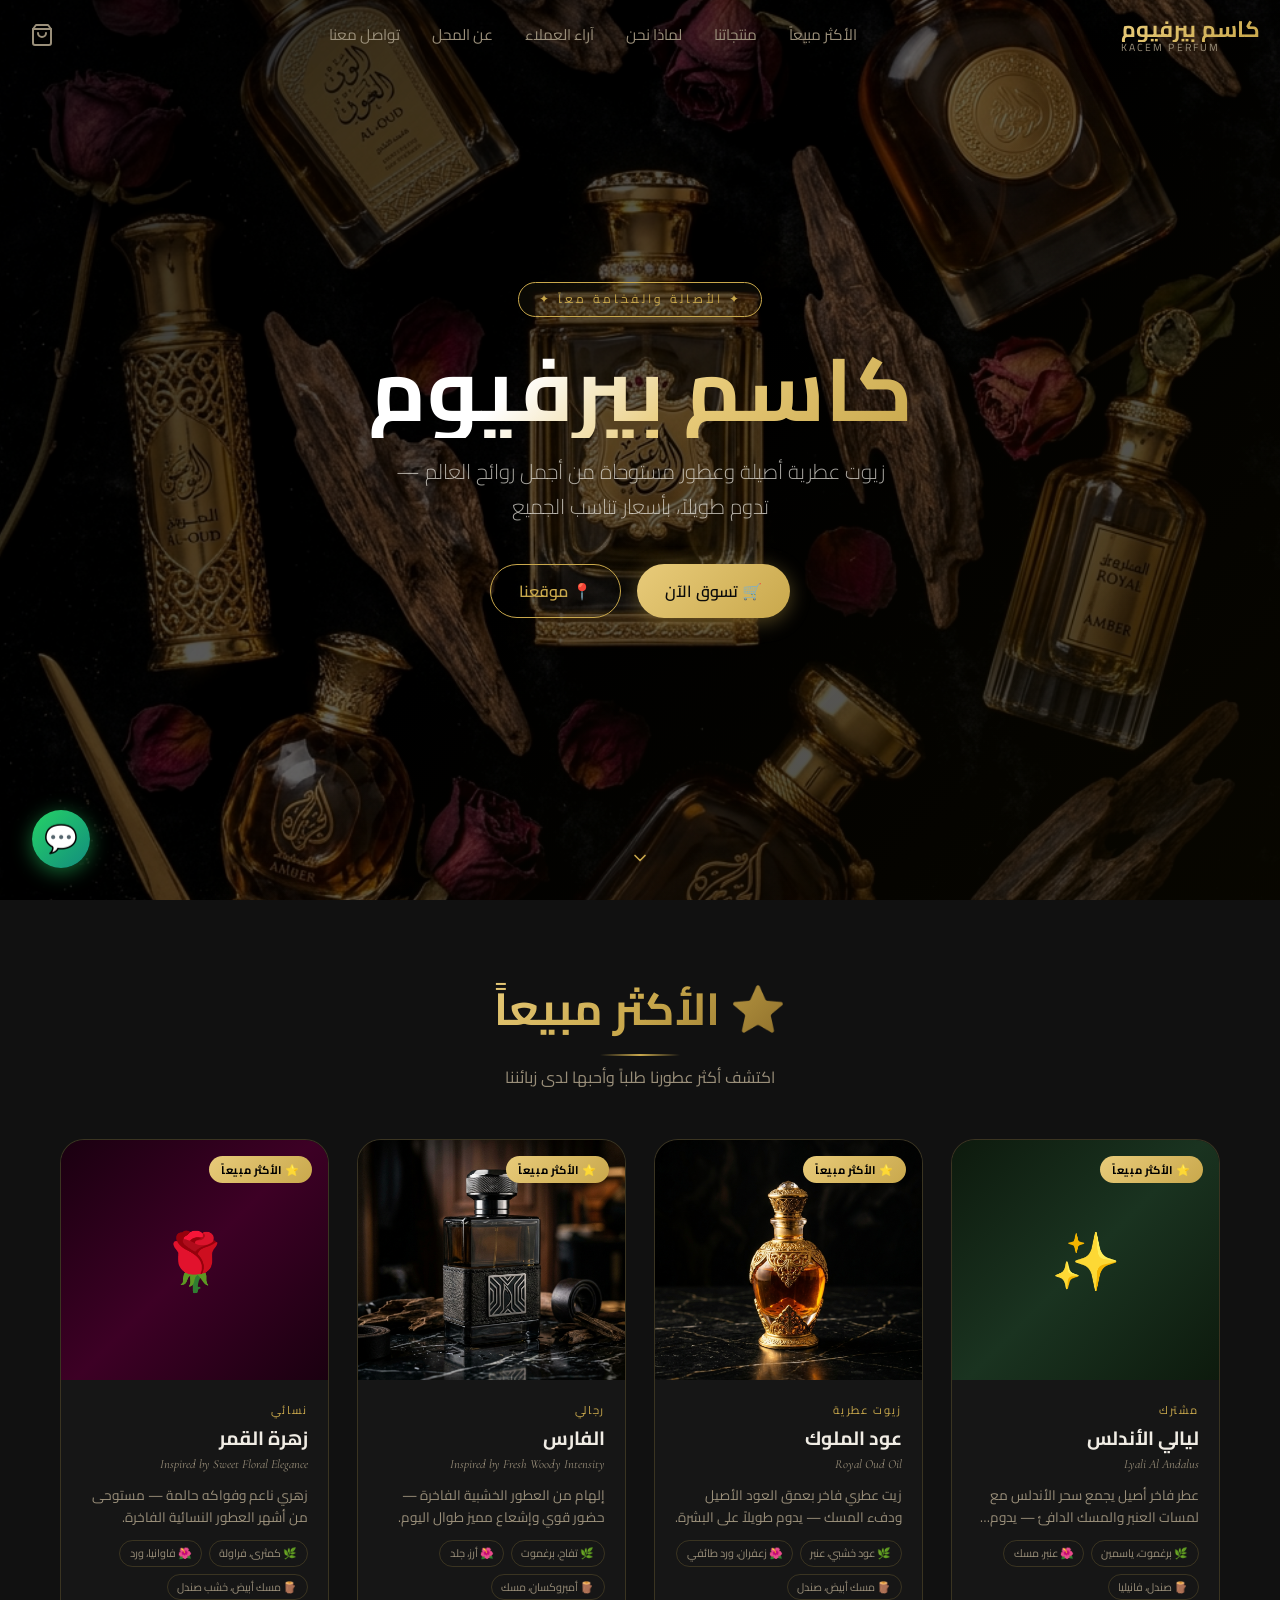
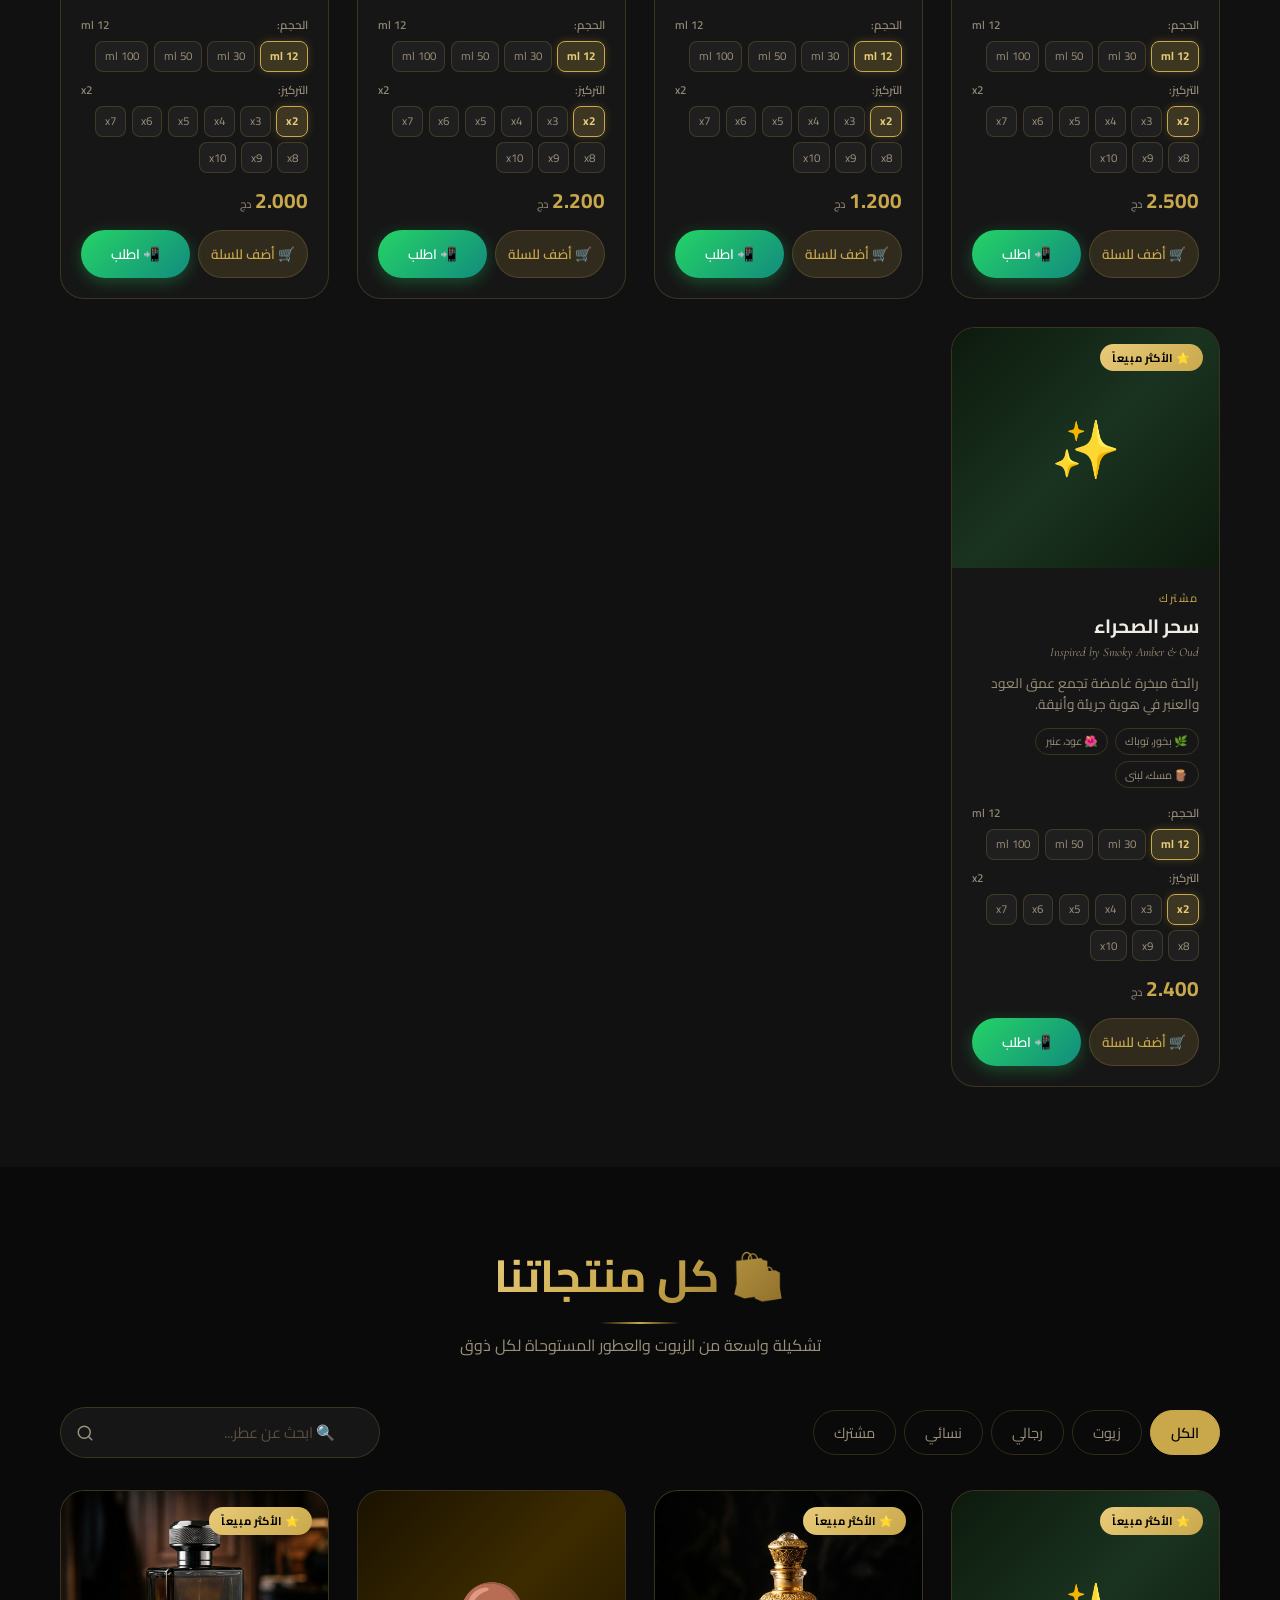
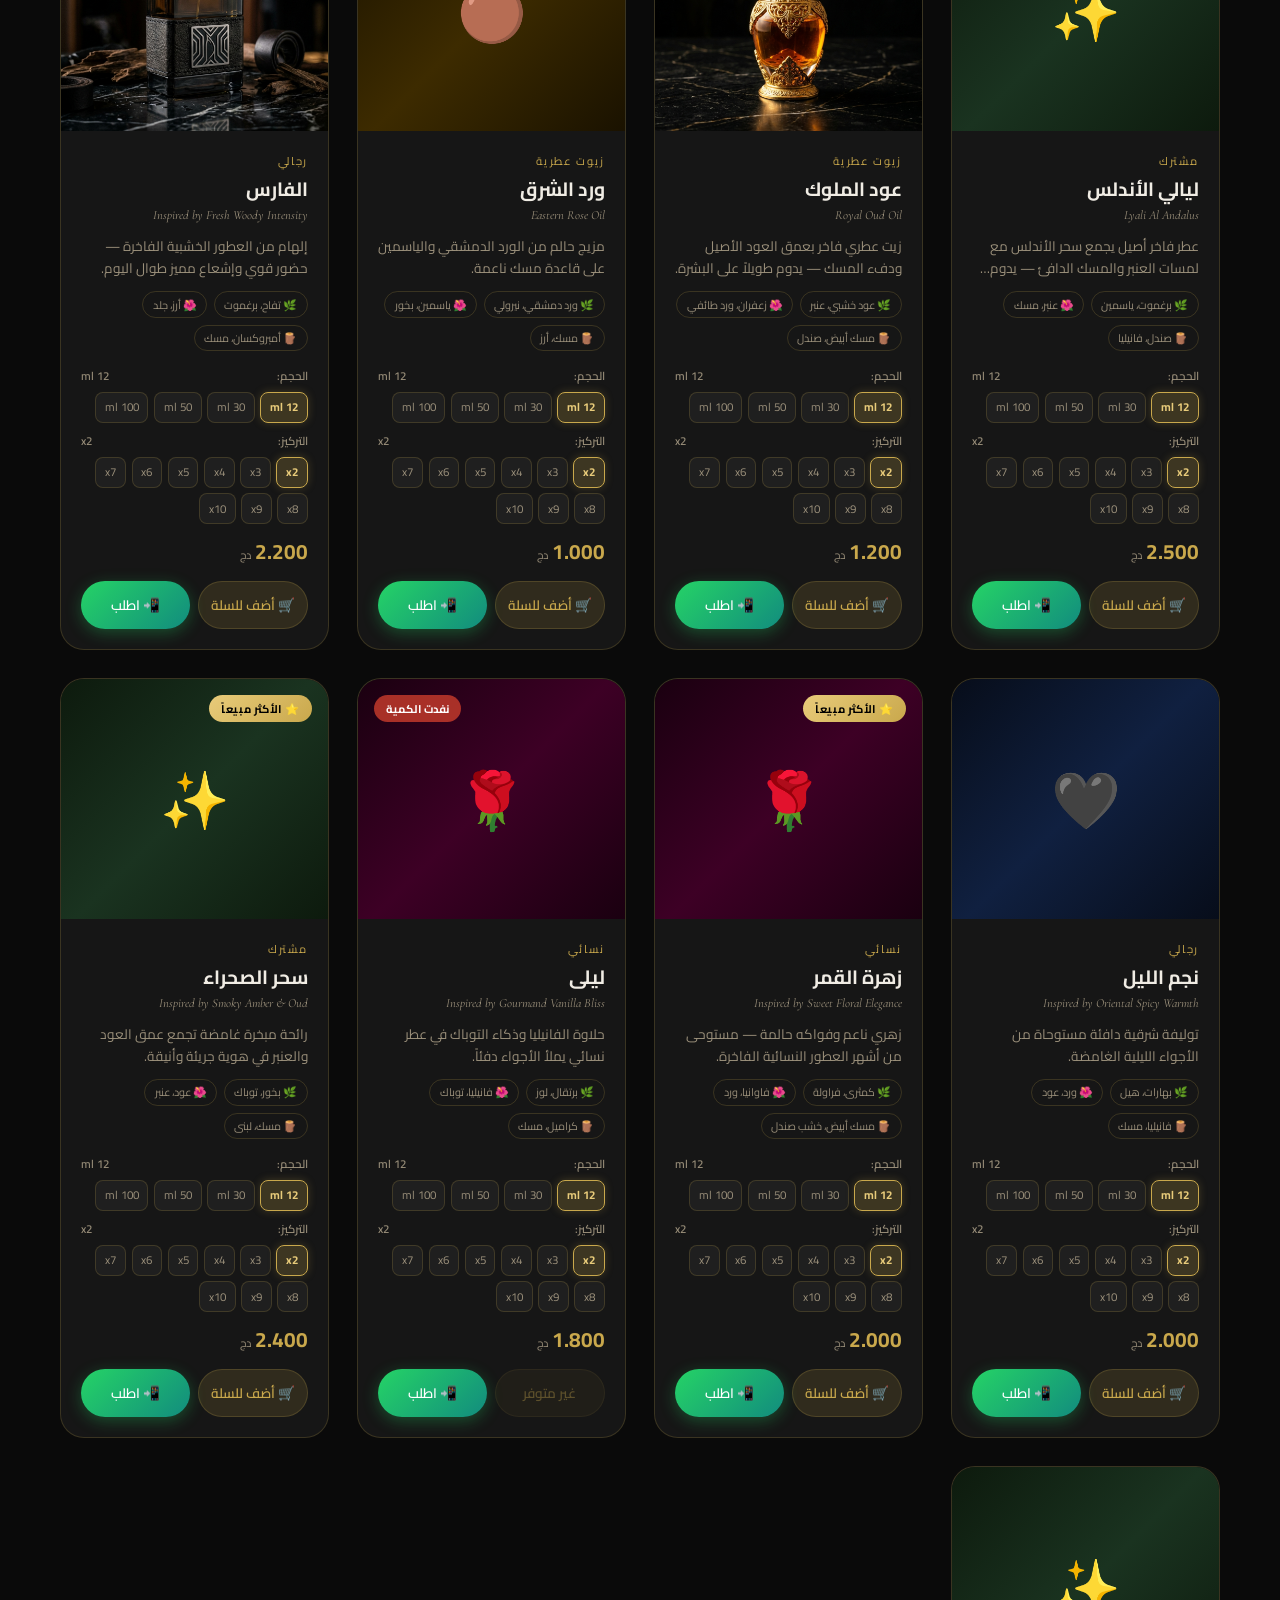
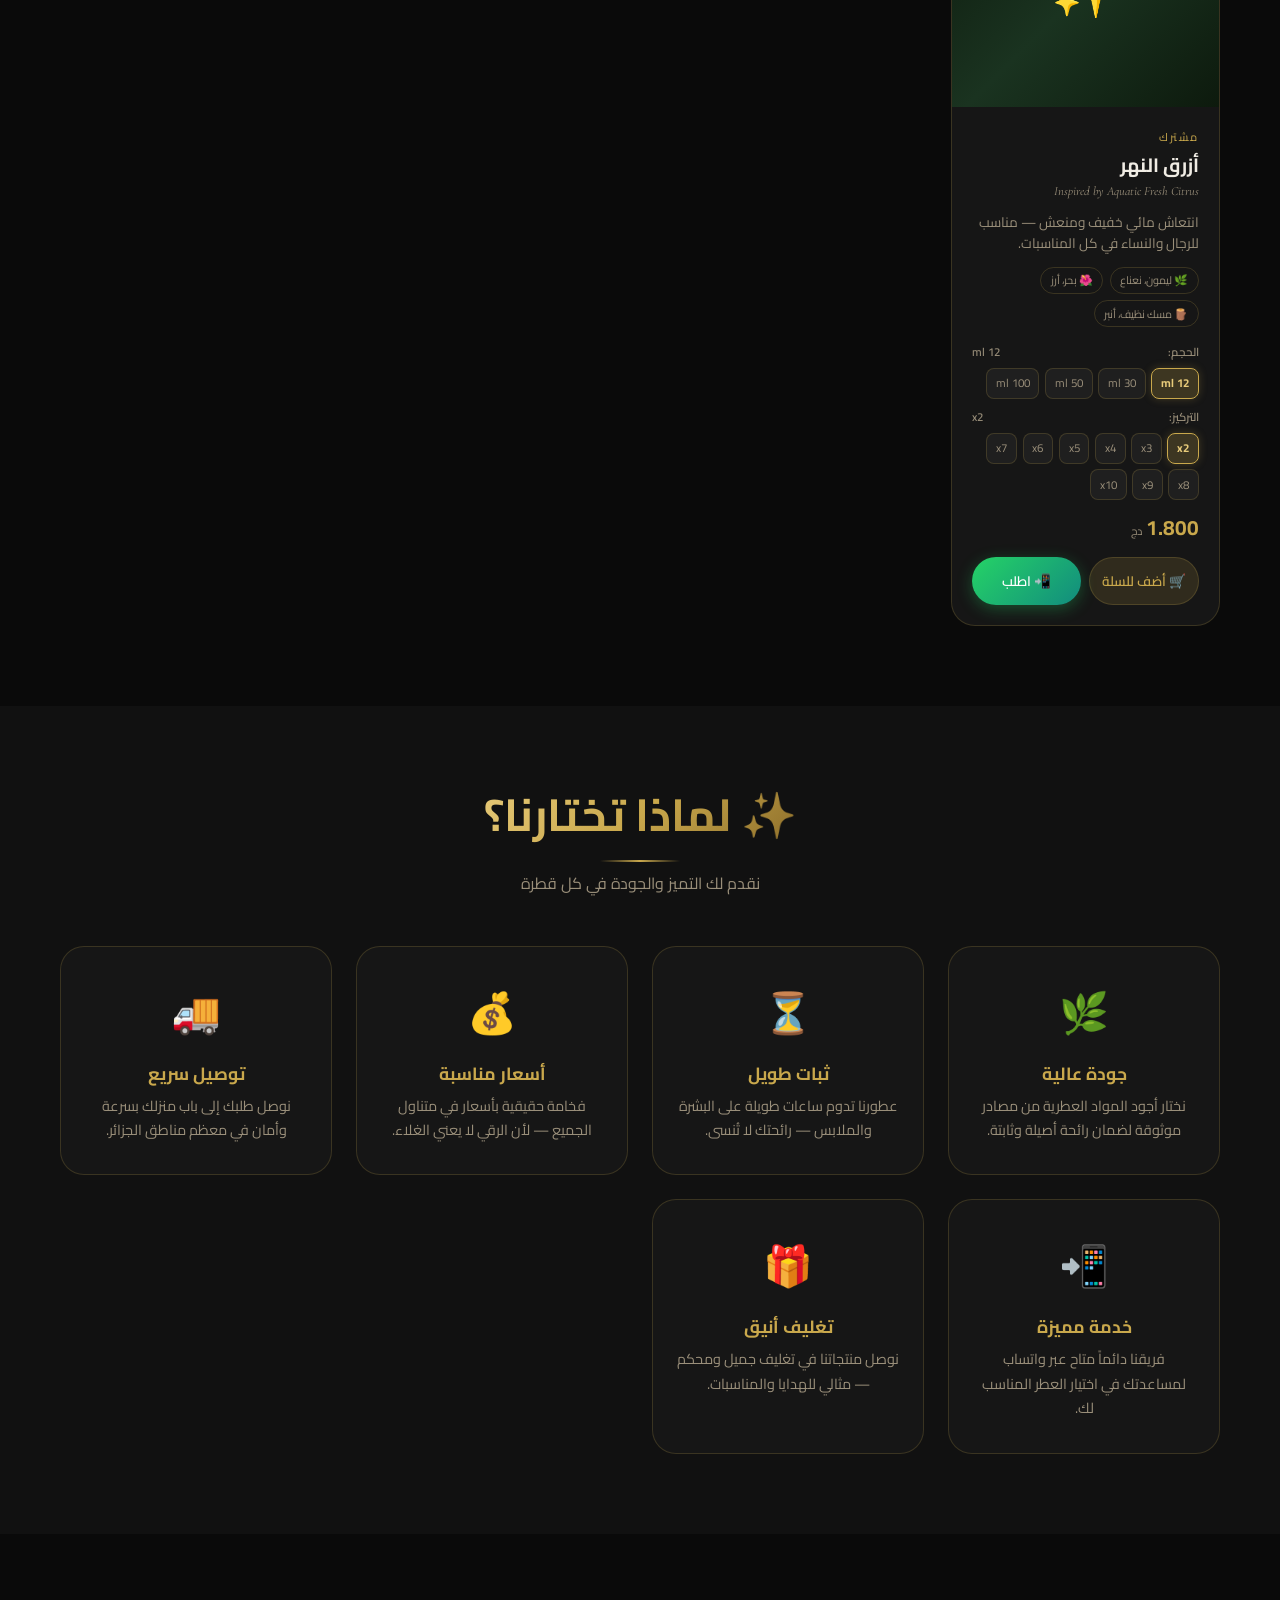
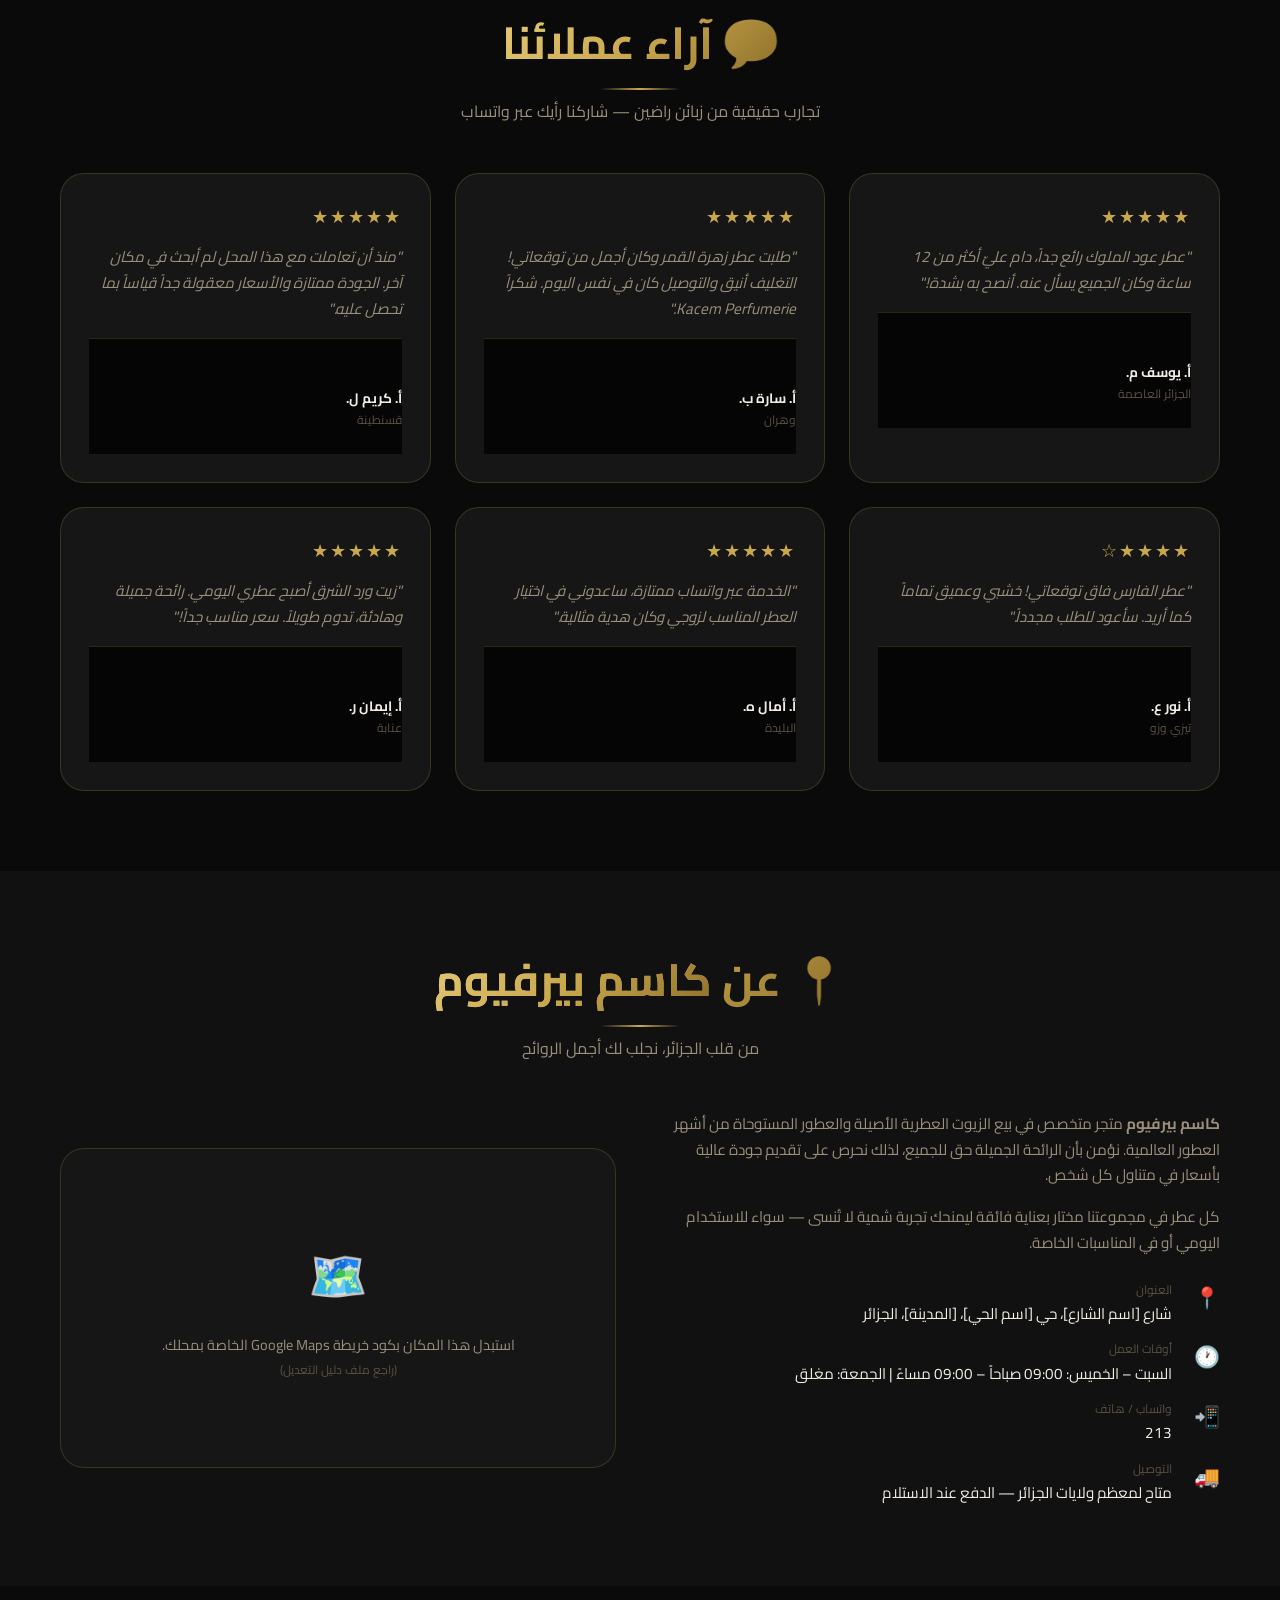
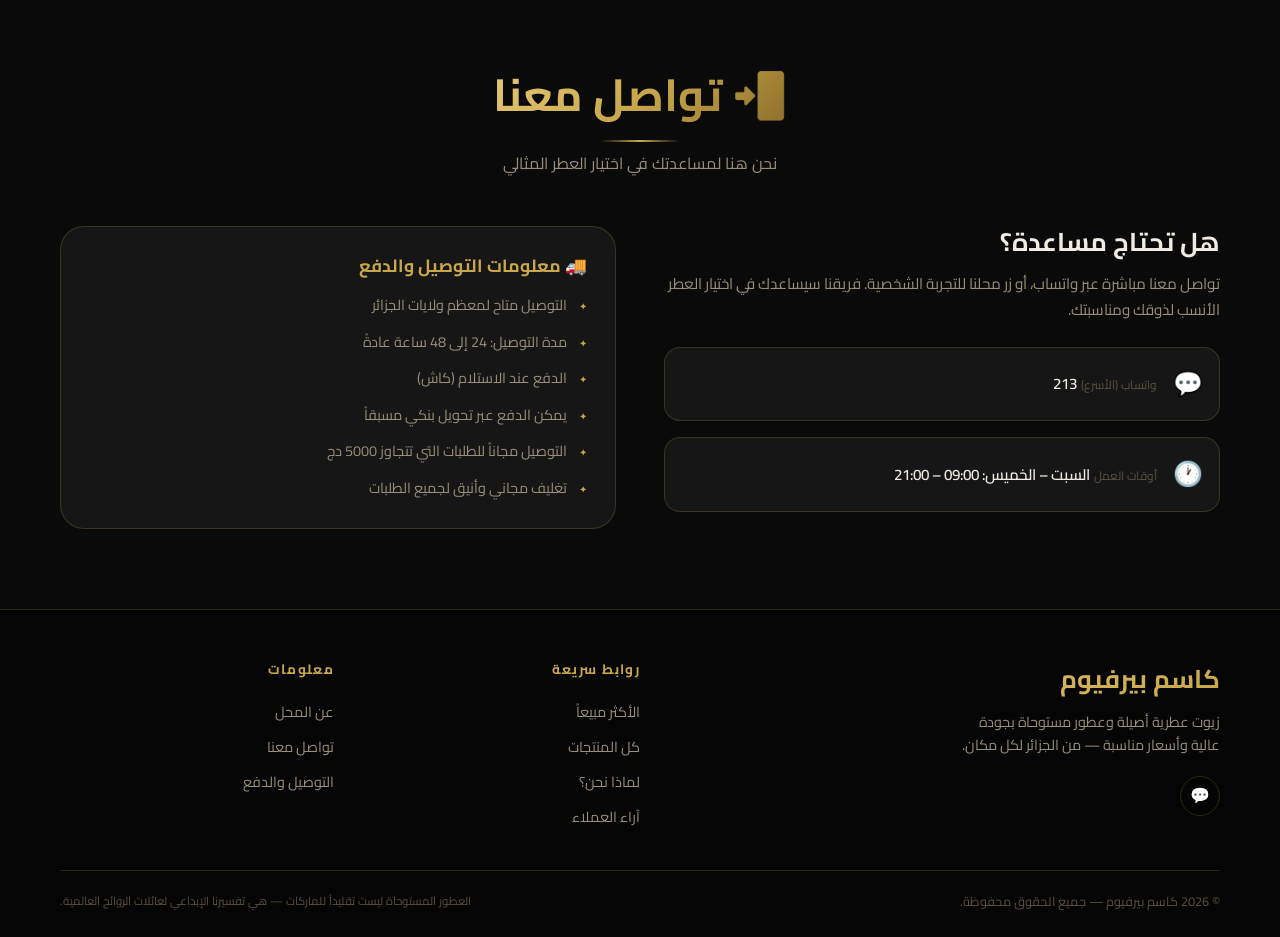
<file: index.html>
<!DOCTYPE html>
<html lang="ar" dir="rtl">
<head>
  <meta charset="UTF-8" />
  <meta name="viewport" content="width=device-width, initial-scale=1.0" />
  <title>Kacem Perfumerie — عطور فاخرة أصيلة</title>
  <meta name="description" content="Kacem Perfumerie — متجر عطور متخصص في زيوت العطر الأصيلة والعطور المستوحاة من أشهر الماركات العالمية بتراكيز متعددة وأحجام متنوعة مع توصيل سريع في الجزائر." />
  <meta name="keywords" content="عطور, زيوت عطرية, عطور جزائر, كاسم بيرفيوم, عطور مستوحاة, عطور رجالية, عطور نسائية, تراكيز عطور, perfume algerie" />
  <meta name="robots" content="index, follow" />
  <link rel="canonical" href="https://kacem-perfum.vercel.app/" />

  <!-- Open Graph / Facebook -->
  <meta property="og:type"        content="website" />
  <meta property="og:site_name"   content="Kacem Perfumerie" />
  <meta property="og:url"         content="https://kacem-perfum.vercel.app/" />
  <meta property="og:title"       content="Kacem Perfumerie — عطور فاخرة أصيلة وزيوت عطرية" />
  <meta property="og:description" content="زيوت عطرية أصيلة وعطور مستوحاة بتراكيز متعددة (x2 إلى x10) وأحجام متنوعة مع توصيل لكافة الولايات الجزائرية." />
  <meta property="og:image"       content="images/hero-bg.jpg" />
  <meta property="og:locale"      content="ar_DZ" />

  <!-- Twitter -->
  <meta name="twitter:card"        content="summary_large_image" />
  <meta name="twitter:title"       content="Kacem Perfumerie — عطور فاخرة أصيلة" />
  <meta name="twitter:description" content="زيوت عطرية أصيلة وعطور مستوحاة بتراكيز متعددة وأحجام متنوعة." />
  <meta name="twitter:image"       content="images/hero-bg.jpg" />

  <!-- Theme color for browser chrome -->
  <meta name="theme-color" content="#0a0a0a" />

  <!-- Favicon -->
  <link rel="icon" type="image/svg+xml" href="favicon.svg" />

  <!-- LocalBusiness / Perfumery JSON-LD Structured Data -->
  <script type="application/ld+json">
  {
    "@context": "https://schema.org",
    "@type": "Perfumery",
    "name": "Kacem Perfumerie",
    "alternateName": "كاسم بيرفيوم",
    "description": "متجر عطور متخصص في زيوت العطر الأصيلة والعطور المستوحاة من أشهر الماركات العالمية بتراكيز متعددة وأحجام متنوعة.",
    "url": "https://kacem-perfum.vercel.app/",
    "image": "https://kacemperfum.netlify.app/images/hero-bg.jpg",
    "priceRange": "$$",
    "currenciesAccepted": "DZD",
    "paymentAccepted": "Cash on Delivery",
    "address": {
      "@type": "PostalAddress",
      "addressCountry": "DZ",
      "addressRegion": "Alger",
      "addressLocality": "Alger"
    },
    "openingHoursSpecification": [
      {
        "@type": "OpeningHoursSpecification",
        "dayOfWeek": ["Saturday", "Sunday", "Monday", "Tuesday", "Wednesday", "Thursday"],
        "opens": "09:00",
        "closes": "21:00"
      }
    ]
  }
  </script>

  <!-- Google Fonts -->
  <link rel="preconnect" href="https://fonts.googleapis.com" />
  <link rel="preconnect" href="https://fonts.gstatic.com" crossorigin />
  <link href="https://fonts.googleapis.com/css2?family=Playfair+Display:wght@400;700&family=Cairo:wght@300;400;600;700&family=Cormorant+Garamond:ital,wght@0,400;1,400&display=swap" rel="stylesheet" />
  <!-- Stylesheet -->
  <link rel="stylesheet" href="style.css" />
</head>
<body>

<!-- ════════════════════════════════════════════════
     NAVIGATION
     ════════════════════════════════════════════════ -->
<header role="banner">
  <nav id="navbar" aria-label="التنقل الرئيسي">
    <div class="container nav-inner">

      <!-- Logo -->
      <a href="#hero" class="nav-logo" aria-label="العودة للصفحة الرئيسية">
        <span class="nav-logo-ar" data-shop-name>Kacem Perfumerie</span>
        <span class="nav-logo-en">Kacem Perfum</span>
      </a>

      <!-- Desktop links -->
      <ul class="nav-links" role="list">
        <li><a href="#best-sellers">الأكثر مبيعاً</a></li>
        <li><a href="#catalog">منتجاتنا</a></li>
        <li><a href="#why-us">لماذا نحن</a></li>
        <li><a href="#reviews">آراء العملاء</a></li>
        <li><a href="#about">عن المحل</a></li>
        <li><a href="#contact">تواصل معنا</a></li>
      </ul>

      <!-- Cart + Hamburger -->
      <div class="nav-actions">
        <button id="cart-btn" aria-label="السلة" aria-haspopup="true" aria-expanded="false">
          <svg aria-hidden="true" xmlns="http://www.w3.org/2000/svg" width="24" height="24" fill="none"
               stroke="currentColor" stroke-width="2" stroke-linecap="round" stroke-linejoin="round" viewBox="0 0 24 24">
            <path d="M6 2 3 6v14a2 2 0 0 0 2 2h14a2 2 0 0 0 2-2V6l-3-4z"/>
            <line x1="3" y1="6" x2="21" y2="6"/>
            <path d="M16 10a4 4 0 0 1-8 0"/>
          </svg>
          <span id="cart-count" aria-live="polite" aria-atomic="true">0</span>
        </button>

        <button id="menu-toggle" aria-label="فتح القائمة" aria-controls="mobile-menu" aria-expanded="false">
          <span class="hamburger-line"></span>
          <span class="hamburger-line"></span>
          <span class="hamburger-line"></span>
        </button>
      </div>
    </div>
  </nav>

  <!-- Mobile menu -->
  <div id="mobile-menu" role="dialog" aria-label="قائمة التنقل المحمول" aria-modal="true">
    <a href="#best-sellers">⭐ الأكثر مبيعاً</a>
    <a href="#catalog">🛍️ منتجاتنا</a>
    <a href="#why-us">✨ لماذا نحن</a>
    <a href="#reviews">💬 آراء العملاء</a>
    <a href="#about">📍 عن المحل</a>
    <a href="#contact">📲 تواصل معنا</a>
  </div>
</header>

<!-- ════════════════════════════════════════════════
     HERO SECTION
     ════════════════════════════════════════════════ -->
<main id="main-content">
<section id="hero" aria-label="الصفحة الرئيسية">
  <div class="hero-bg" role="img" aria-label="عطور فاخرة على خلفية مخملية سوداء"></div>
  <div class="hero-overlay" aria-hidden="true"></div>
  <div class="hero-particles" aria-hidden="true"></div>

  <div class="hero-content">
    <div class="hero-badge" aria-label="علامة المتجر">✦ الأصالة والفخامة معاً ✦</div>
    <h1 class="hero-title" data-shop-name>Kacem Perfumerie</h1>
    <p class="hero-subtitle">زيوت عطرية أصيلة وعطور مستوحاة من أجمل روائح العالم — تدوم طويلاً، بأسعار تناسب الجميع</p>
    <div class="hero-actions">
      <button id="hero-shop-now" class="btn btn-gold" aria-label="تصفح منتجاتنا">
        🛒 تسوق الآن
      </button>
      <a href="#about" class="btn btn-outline">📍 موقعنا</a>
    </div>
  </div>

  <div class="hero-scroll" aria-hidden="true">
    <span class="scroll-indicator">
      <svg xmlns="http://www.w3.org/2000/svg" fill="none" stroke="currentColor" stroke-width="2"
           stroke-linecap="round" stroke-linejoin="round" viewBox="0 0 24 24">
        <polyline points="6 9 12 15 18 9"/>
      </svg>
    </span>
  </div>
</section>

<!-- ════════════════════════════════════════════════
     BEST SELLERS
     ════════════════════════════════════════════════ -->
<section id="best-sellers" class="section" aria-labelledby="bs-title">
  <div class="container">
    <div class="section-title"><h2 id="bs-title"><span>⭐ الأكثر مبيعاً</span></h2></div>
    <div class="gold-divider" aria-hidden="true"></div>
    <p class="section-subtitle">اكتشف أكثر عطورنا طلباً وأحبها لدى زبائننا</p>
    <div id="best-sellers-grid" class="products-grid" role="list" aria-label="قائمة الأكثر مبيعاً">
      <!-- Rendered by JS -->
    </div>
  </div>
</section>

<!-- ════════════════════════════════════════════════
     FULL CATALOG
     ════════════════════════════════════════════════ -->
<section id="catalog" class="section" aria-labelledby="catalog-title">
  <div class="container">
    <div class="section-title"><h2 id="catalog-title"><span>🛍️ كل منتجاتنا</span></h2></div>
    <div class="gold-divider" aria-hidden="true"></div>
    <p class="section-subtitle">تشكيلة واسعة من الزيوت والعطور المستوحاة لكل ذوق</p>

    <!-- Controls -->
    <div class="catalog-controls" role="search" aria-label="بحث وتصفية المنتجات">
      <div class="filter-tabs" role="tablist" aria-label="تصفية حسب الفئة">
        <button class="filter-btn active" data-filter="all"    role="tab" aria-selected="true">الكل</button>
        <button class="filter-btn"        data-filter="oils"   role="tab" aria-selected="false">زيوت</button>
        <button class="filter-btn"        data-filter="men"    role="tab" aria-selected="false">رجالي</button>
        <button class="filter-btn"        data-filter="women"  role="tab" aria-selected="false">نسائي</button>
        <button class="filter-btn"        data-filter="unisex" role="tab" aria-selected="false">مشترك</button>
      </div>
      <div class="search-wrap">
        <label for="search-input" class="sr-only" style="position:absolute;width:1px;height:1px;overflow:hidden;clip:rect(0,0,0,0)">البحث في المنتجات</label>
        <input
          id="search-input"
          type="search"
          placeholder="🔍 ابحث عن عطر..."
          autocomplete="off"
          aria-label="البحث في المنتجات"
        />
        <svg aria-hidden="true" xmlns="http://www.w3.org/2000/svg" fill="none" stroke="currentColor"
             stroke-width="2" stroke-linecap="round" stroke-linejoin="round" viewBox="0 0 24 24">
          <circle cx="11" cy="11" r="8"/><line x1="21" y1="21" x2="16.65" y2="16.65"/>
        </svg>
      </div>
    </div>

    <div id="catalog-grid" class="products-grid" role="list" aria-label="قائمة المنتجات">
      <!-- Rendered by JS -->
    </div>

    <div id="no-results" aria-live="polite">
      <p style="font-size:3rem;margin-bottom:1rem">🔍</p>
      <p>لا توجد نتائج تطابق بحثك — جرّب كلمة مختلفة أو اختر فئة أخرى.</p>
    </div>
  </div>
</section>

<!-- ════════════════════════════════════════════════
     WHY CHOOSE US
     ════════════════════════════════════════════════ -->
<section id="why-us" class="section" aria-labelledby="why-title">
  <div class="container">
    <div class="section-title"><h2 id="why-title"><span>✨ لماذا تختارنا؟</span></h2></div>
    <div class="gold-divider" aria-hidden="true"></div>
    <p class="section-subtitle">نقدم لك التميز والجودة في كل قطرة</p>

    <div class="features-grid" role="list">
      <article class="feature-card" role="listitem">
        <div class="feature-icon" aria-hidden="true">🌿</div>
        <h3 class="feature-title">جودة عالية</h3>
        <p class="feature-text">نختار أجود المواد العطرية من مصادر موثوقة لضمان رائحة أصيلة وثابتة.</p>
      </article>
      <article class="feature-card" role="listitem">
        <div class="feature-icon" aria-hidden="true">⏳</div>
        <h3 class="feature-title">ثبات طويل</h3>
        <p class="feature-text">عطورنا تدوم ساعات طويلة على البشرة والملابس — رائحتك لا تُنسى.</p>
      </article>
      <article class="feature-card" role="listitem">
        <div class="feature-icon" aria-hidden="true">💰</div>
        <h3 class="feature-title">أسعار مناسبة</h3>
        <p class="feature-text">فخامة حقيقية بأسعار في متناول الجميع — لأن الرقي لا يعني الغلاء.</p>
      </article>
      <article class="feature-card" role="listitem">
        <div class="feature-icon" aria-hidden="true">🚚</div>
        <h3 class="feature-title">توصيل سريع</h3>
        <p class="feature-text">نوصل طلبك إلى باب منزلك بسرعة وأمان في معظم مناطق الجزائر.</p>
      </article>
      <article class="feature-card" role="listitem">
        <div class="feature-icon" aria-hidden="true">📲</div>
        <h3 class="feature-title">خدمة مميزة</h3>
        <p class="feature-text">فريقنا دائماً متاح عبر واتساب لمساعدتك في اختيار العطر المناسب لك.</p>
      </article>
      <article class="feature-card" role="listitem">
        <div class="feature-icon" aria-hidden="true">🎁</div>
        <h3 class="feature-title">تغليف أنيق</h3>
        <p class="feature-text">نوصل منتجاتنا في تغليف جميل ومحكم — مثالي للهدايا والمناسبات.</p>
      </article>
    </div>
  </div>
</section>

<!-- ════════════════════════════════════════════════
     CUSTOMER REVIEWS
     ════════════════════════════════════════════════ -->
<section id="reviews" class="section" aria-labelledby="reviews-title">
  <div class="container">
    <div class="section-title"><h2 id="reviews-title"><span>💬 آراء عملائنا</span></h2></div>
    <div class="gold-divider" aria-hidden="true"></div>
    <p class="section-subtitle">تجارب حقيقية من زبائن راضين — شاركنا رأيك عبر واتساب</p>

    <div class="reviews-grid" role="list">

      <article class="review-card" role="listitem">
        <div class="review-stars" aria-label="5 نجوم">★★★★★</div>
        <p class="review-text">"عطر عود الملوك رائع جداً، دام عليّ أكثر من 12 ساعة وكان الجميع يسأل عنه. أنصح به بشدة!"</p>
        <footer>
          <p class="review-author">أ. يوسف م.</p>
          <p class="review-date">الجزائر العاصمة</p>
        </footer>
      </article>

      <article class="review-card" role="listitem">
        <div class="review-stars" aria-label="5 نجوم">★★★★★</div>
        <p class="review-text">"طلبت عطر زهرة القمر وكان أجمل من توقعاتي! التغليف أنيق والتوصيل كان في نفس اليوم. شكراً Kacem Perfumerie."</p>
        <footer>
          <p class="review-author">أ. سارة ب.</p>
          <p class="review-date">وهران</p>
        </footer>
      </article>

      <article class="review-card" role="listitem">
        <div class="review-stars" aria-label="5 نجوم">★★★★★</div>
        <p class="review-text">"منذ أن تعاملت مع هذا المحل لم أبحث في مكان آخر. الجودة ممتازة والأسعار معقولة جداً قياساً بما تحصل عليه."</p>
        <footer>
          <p class="review-author">أ. كريم ل.</p>
          <p class="review-date">قسنطينة</p>
        </footer>
      </article>

      <article class="review-card" role="listitem">
        <div class="review-stars" aria-label="4 نجوم">★★★★☆</div>
        <p class="review-text">"عطر الفارس فاق توقعاتي! خشبي وعميق تماماً كما أريد. سأعود للطلب مجدداً."</p>
        <footer>
          <p class="review-author">أ. نور ع.</p>
          <p class="review-date">تيزي وزو</p>
        </footer>
      </article>

      <article class="review-card" role="listitem">
        <div class="review-stars" aria-label="5 نجوم">★★★★★</div>
        <p class="review-text">"الخدمة عبر واتساب ممتازة، ساعدوني في اختيار العطر المناسب لزوجي وكان هدية مثالية."</p>
        <footer>
          <p class="review-author">أ. أمال ه.</p>
          <p class="review-date">البليدة</p>
        </footer>
      </article>

      <article class="review-card" role="listitem">
        <div class="review-stars" aria-label="5 نجوم">★★★★★</div>
        <p class="review-text">"زيت ورد الشرق أصبح عطري اليومي. رائحة جميلة وهادئة، تدوم طويلاً. سعر مناسب جداً!"</p>
        <footer>
          <p class="review-author">أ. إيمان ر.</p>
          <p class="review-date">عنابة</p>
        </footer>
      </article>

    </div>
  </div>
</section>

<!-- ════════════════════════════════════════════════
     ABOUT / ADDRESS / MAP
     ════════════════════════════════════════════════ -->
<section id="about" class="section" aria-labelledby="about-title">
  <div class="container">
    <div class="section-title"><h2 id="about-title"><span>📍 عن <span data-shop-name>Kacem Perfumerie</span></span></h2></div>
    <div class="gold-divider" aria-hidden="true"></div>
    <p class="section-subtitle">من قلب الجزائر، نجلب لك أجمل الروائح</p>

    <div class="about-grid">
      <div class="about-text">
        <p>
          <strong data-shop-name>Kacem Perfumerie</strong> متجر متخصص في بيع الزيوت العطرية الأصيلة والعطور المستوحاة من أشهر العطور العالمية.
          نؤمن بأن الرائحة الجميلة حق للجميع، لذلك نحرص على تقديم جودة عالية بأسعار في متناول كل شخص.
        </p>
        <p>
          كل عطر في مجموعتنا مختار بعناية فائقة ليمنحك تجربة شمية لا تُنسى — سواء للاستخدام اليومي أو في المناسبات الخاصة.
        </p>

        <div class="about-info-list" aria-label="معلومات المحل">

          <div class="about-info-item">
            <span class="about-info-icon" aria-hidden="true">📍</span>
            <div>
              <span class="about-info-label">العنوان</span>
              <!-- ↓ REPLACE with your real address -->
              <span class="about-info-value">شارع [اسم الشارع]، حي [اسم الحي]، [المدينة]، الجزائر</span>
            </div>
          </div>

          <div class="about-info-item">
            <span class="about-info-icon" aria-hidden="true">🕐</span>
            <div>
              <span class="about-info-label">أوقات العمل</span>
              <!-- ↓ REPLACE with your real hours -->
              <span class="about-info-value">السبت – الخميس: 09:00 صباحاً – 09:00 مساءً | الجمعة: مغلق</span>
            </div>
          </div>

          <div class="about-info-item">
            <span class="about-info-icon" aria-hidden="true">📲</span>
            <div>
              <span class="about-info-label">واتساب / هاتف</span>
              <span class="about-info-value" data-shop-phone>+213 XX XX XX XX</span>
            </div>
          </div>

          <div class="about-info-item">
            <span class="about-info-icon" aria-hidden="true">🚚</span>
            <div>
              <span class="about-info-label">التوصيل</span>
              <!-- ↓ REPLACE with your delivery info -->
              <span class="about-info-value">متاح لمعظم ولايات الجزائر — الدفع عند الاستلام</span>
            </div>
          </div>

        </div>
      </div>

      <!-- Map -->
      <div class="map-container" aria-label="خريطة موقع المحل">
        <!--
          HOW TO ADD YOUR REAL MAP:
          1. Go to maps.google.com and search for your shop address.
          2. Click Share → Embed a map → Copy the iframe code.
          3. Paste it here to replace the placeholder below.
        -->
        <div class="map-placeholder">
          <span aria-hidden="true">🗺️</span>
          <p style="color:var(--clr-text-muted);font-size:0.9rem">
            استبدل هذا المكان بكود خريطة Google Maps الخاصة بمحلك.<br/>
            <small style="color:var(--clr-text-dim)">(راجع ملف دليل التعديل)</small>
          </p>
        </div>
      </div>
    </div>
  </div>
</section>

<!-- ════════════════════════════════════════════════
     CONTACT
     ════════════════════════════════════════════════ -->
<section id="contact" class="section" aria-labelledby="contact-title">
  <div class="container">
    <div class="section-title"><h2 id="contact-title"><span>📲 تواصل معنا</span></h2></div>
    <div class="gold-divider" aria-hidden="true"></div>
    <p class="section-subtitle">نحن هنا لمساعدتك في اختيار العطر المثالي</p>

    <div class="contact-grid">
      <!-- Left: CTA + channels -->
      <div>
        <h3 class="contact-cta-title">هل تحتاج مساعدة؟</h3>
        <p class="contact-cta-text">
          تواصل معنا مباشرة عبر واتساب، أو زر محلنا للتجربة الشخصية.
          فريقنا سيساعدك في اختيار العطر الأنسب لذوقك ومناسبتك.
        </p>
        <div class="contact-channels">
          <!-- WhatsApp -->
          <a
            href="https://wa.me/213XXXXXXXXX"
            target="_blank"
            rel="noopener noreferrer"
            class="contact-channel"
            aria-label="تواصل معنا عبر واتساب"
            id="contact-wa-link"
            data-wa-link
          >
            <span class="contact-channel-icon" aria-hidden="true">💬</span>
            <div>
              <span class="contact-channel-label">واتساب (الأسرع)</span>
              <span class="contact-channel-value" data-shop-phone>+213 XX XX XX XX</span>
            </div>
          </a>
          <!-- Shop hours -->
          <div class="contact-channel">
            <span class="contact-channel-icon" aria-hidden="true">🕐</span>
            <div>
              <span class="contact-channel-label">أوقات العمل</span>
              <!-- ↓ REPLACE -->
              <span class="contact-channel-value">السبت – الخميس: 09:00 – 21:00</span>
            </div>
          </div>
        </div>
      </div>

      <!-- Right: Delivery info card -->
      <div class="delivery-card" aria-label="معلومات التوصيل">
        <h3 class="delivery-title">🚚 معلومات التوصيل والدفع</h3>
        <ul class="delivery-list" role="list">
          <!-- ↓ REPLACE with your real areas, price, timing -->
          <li class="delivery-item">التوصيل متاح لمعظم ولايات الجزائر</li>
          <li class="delivery-item">مدة التوصيل: 24 إلى 48 ساعة عادةً</li>
          <li class="delivery-item">الدفع عند الاستلام (كاش)</li>
          <li class="delivery-item">يمكن الدفع عبر تحويل بنكي مسبقاً</li>
          <li class="delivery-item">التوصيل مجاناً للطلبات التي تتجاوز 5000 دج</li>
          <li class="delivery-item">تغليف مجاني وأنيق لجميع الطلبات</li>
        </ul>
      </div>
    </div>
  </div>
</section>

</main><!-- /main-content -->

<!-- ════════════════════════════════════════════════
     FOOTER
     ════════════════════════════════════════════════ -->
<footer role="contentinfo">
  <div class="container">
    <div class="footer-grid">

      <!-- Brand -->
      <div>
        <p class="footer-brand-name" data-shop-name>Kacem Perfumerie</p>
        <p class="footer-tagline">زيوت عطرية أصيلة وعطور مستوحاة بجودة عالية وأسعار مناسبة — من الجزائر لكل مكان.</p>
        <div class="footer-social" aria-label="روابط التواصل الاجتماعي">
          <a
            href="https://wa.me/213XXXXXXXXX"
            target="_blank"
            rel="noopener noreferrer"
            class="social-btn"
            aria-label="واتساب"
            id="footer-wa-link"
            data-wa-link
          >💬</a>
        </div>
      </div>

      <!-- Quick links -->
      <nav aria-label="روابط سريعة">
        <p class="footer-col-title">روابط سريعة</p>
        <ul class="footer-links" role="list">
          <li><a href="#best-sellers">الأكثر مبيعاً</a></li>
          <li><a href="#catalog">كل المنتجات</a></li>
          <li><a href="#why-us">لماذا نحن؟</a></li>
          <li><a href="#reviews">آراء العملاء</a></li>
        </ul>
      </nav>

      <!-- Info -->
      <nav aria-label="معلومات إضافية">
        <p class="footer-col-title">معلومات</p>
        <ul class="footer-links" role="list">
          <li><a href="#about">عن المحل</a></li>
          <li><a href="#contact">تواصل معنا</a></li>
          <li><a href="#contact">التوصيل والدفع</a></li>
        </ul>
      </nav>
    </div>

    <div class="footer-bottom">
      <p class="footer-copy">© 2026 <span data-shop-name>Kacem Perfumerie</span> — جميع الحقوق محفوظة.</p>
      <p class="footer-copy" style="font-size:0.72rem;color:var(--clr-text-dim)">
        العطور المستوحاة ليست تقليداً للماركات — هي تفسيرنا الإبداعي لعائلات الروائح العالمية.
      </p>
    </div>
  </div>
</footer>

<!-- ════════════════════════════════════════════════
     CART OVERLAY + SIDEBAR
     ════════════════════════════════════════════════ -->
<div id="cart-overlay" role="dialog" aria-modal="true" aria-label="سلة التسوق">
  <aside id="cart-sidebar">
    <div class="cart-header">
      <h2 class="cart-title">🛒 سلة التسوق</h2>
      <button id="cart-close" aria-label="إغلاق السلة">✕</button>
    </div>
    <div id="cart-items-list" aria-live="polite" aria-relevant="all">
      <!-- Rendered by JS -->
    </div>
    <div class="cart-footer">
      <div class="cart-total-row">
        <span class="cart-total-label">الإجمالي:</span>
        <span id="cart-total-amount" class="cart-total-amount" aria-live="polite">0 دج</span>
      </div>
      <div class="cart-footer-btns">
        <button id="cart-order-wa" class="btn btn-wa" disabled aria-label="إرسال الطلب عبر واتساب">
          📲 اطلب الكل عبر واتساب
        </button>
        <button id="cart-clear" class="btn btn-outline" disabled aria-label="تفريغ السلة">
          🗑️ تفريغ السلة
        </button>
      </div>
    </div>
  </aside>
</div>

<!-- ════════════════════════════════════════════════
     FLOATING WHATSAPP BUTTON
     ════════════════════════════════════════════════ -->
<a
  id="wa-fab"
  href="https://wa.me/213XXXXXXXXX"
  target="_blank"
  rel="noopener noreferrer"
  aria-label="تواصل معنا عبر واتساب"
  title="تواصل معنا عبر واتساب"
  data-wa-link
>
  💬
</a>

<!-- Toast notification -->
<div id="toast" role="status" aria-live="polite" aria-atomic="true"></div>

<!-- Scroll to top button -->
<button id="scroll-top" aria-label="العودة إلى الأعلى" title="العودة إلى الأعلى">▲</button>

<!-- Scripts — order matters: products first, then app logic -->
<script src="products.js"></script>
<script src="script.js"></script>
</body>
</html>
</file>
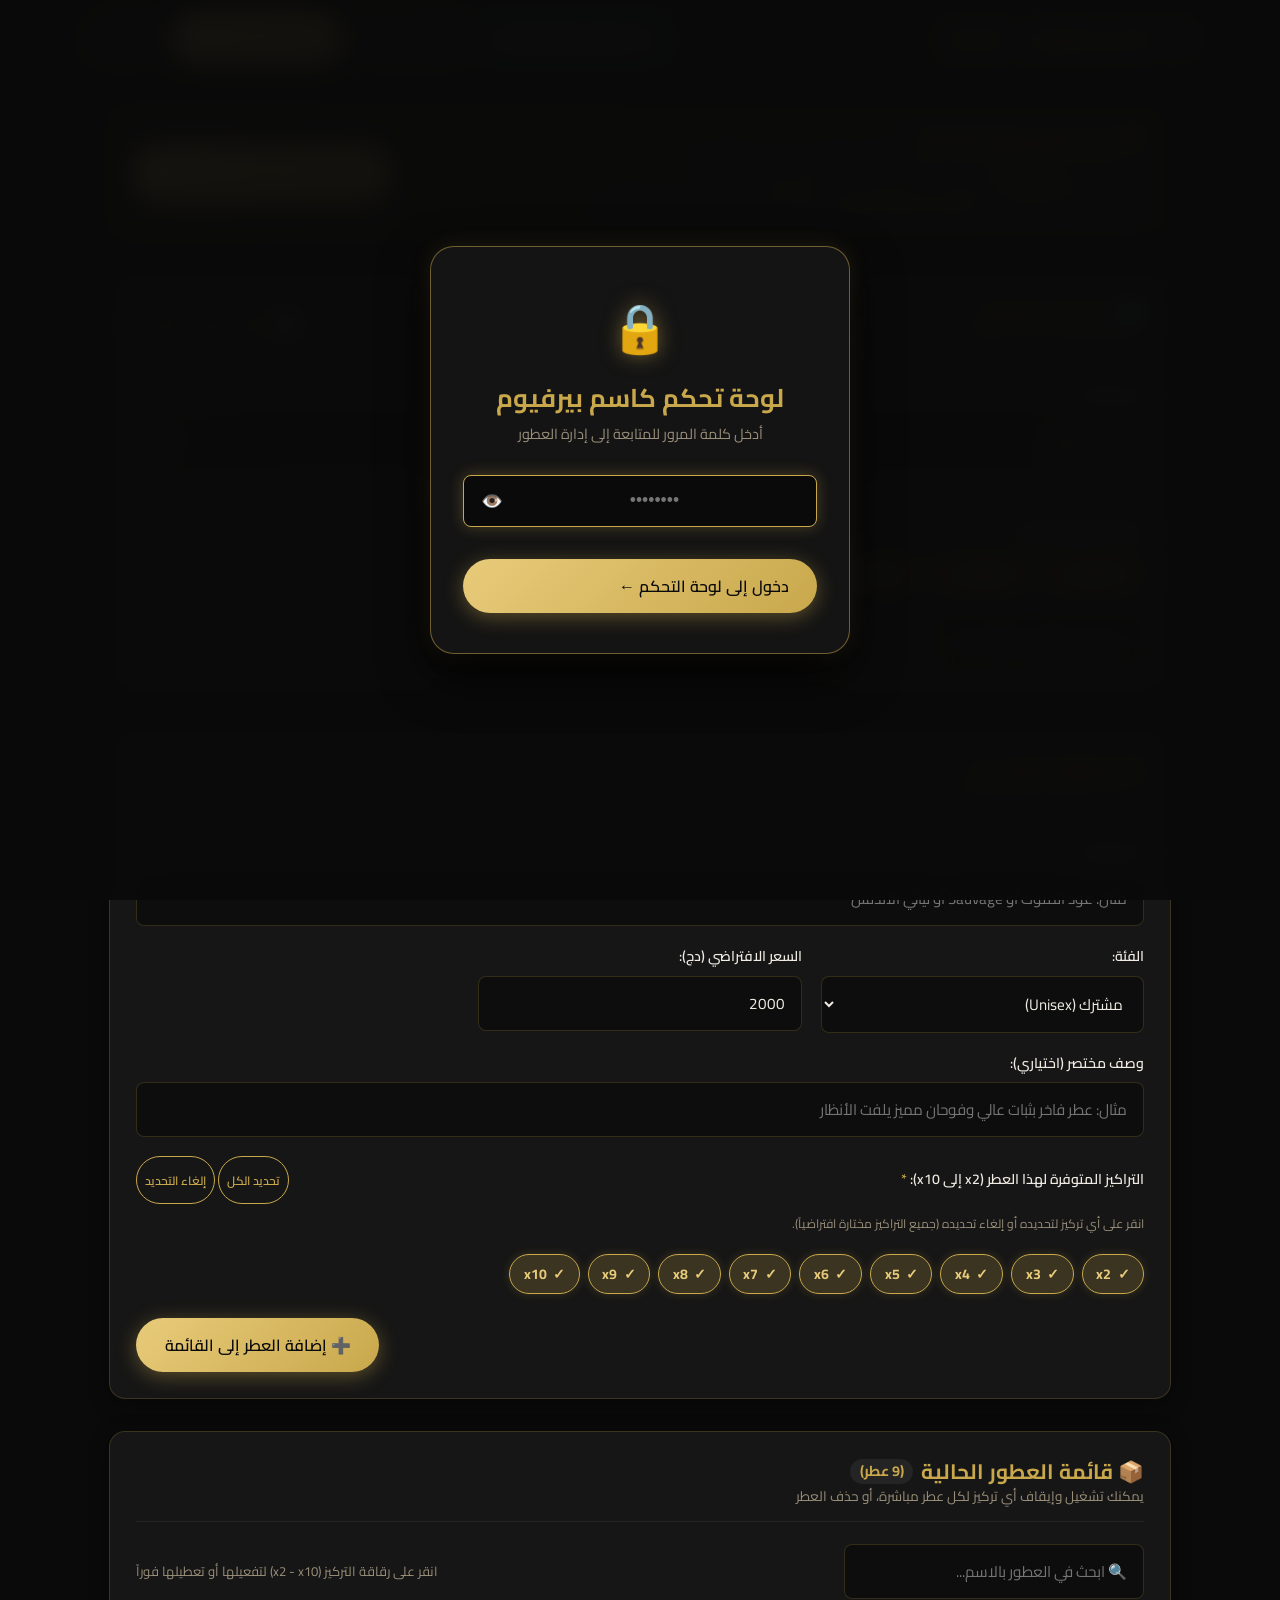
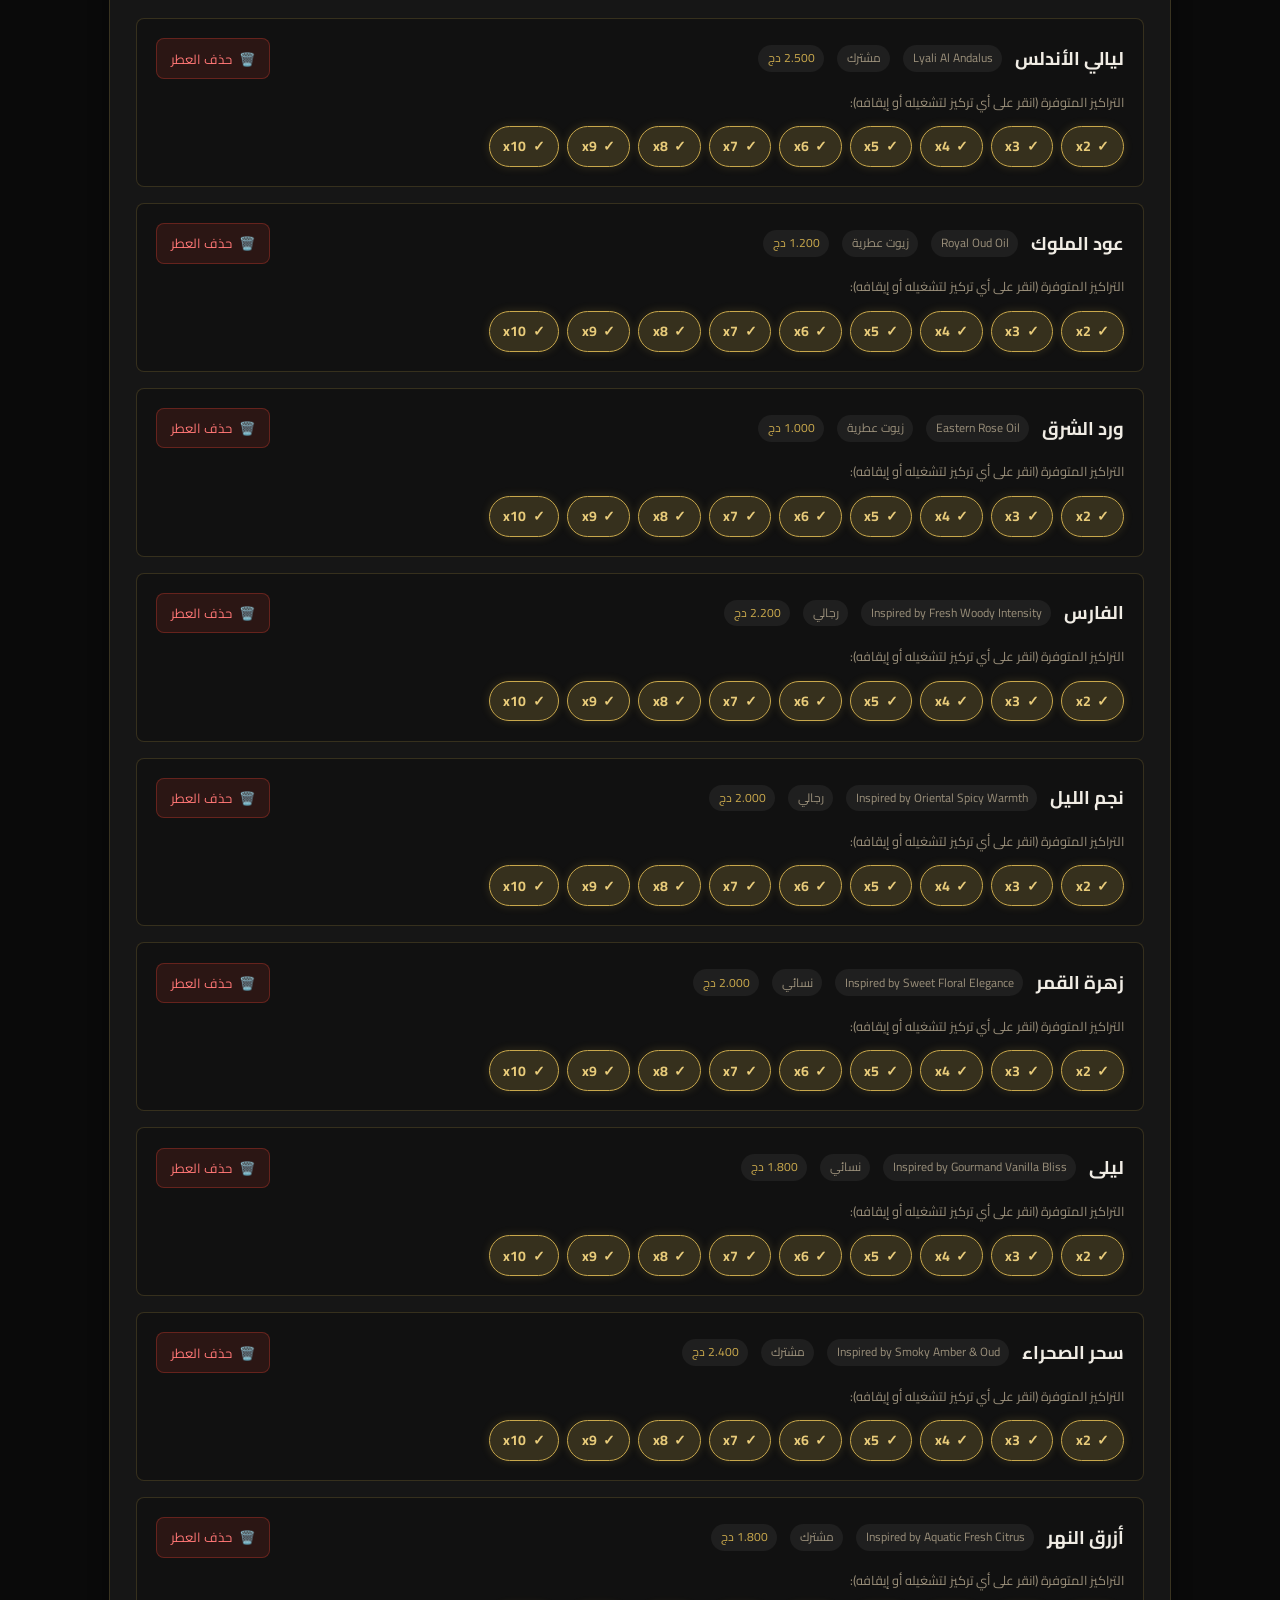
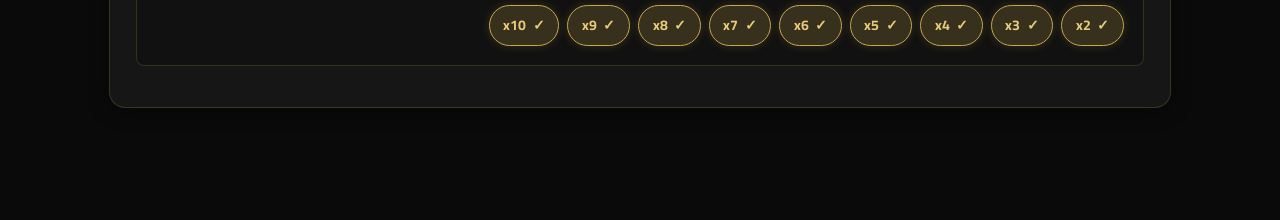
<file: admin.html>
<!DOCTYPE html>
<html lang="ar" dir="rtl">
<head>
  <meta charset="UTF-8" />
  <meta name="viewport" content="width=device-width, initial-scale=1.0" />
  <!-- Disallow search engines from indexing admin dashboard -->
  <meta name="robots" content="noindex, nofollow" />
  <title>لوحة التحكم — كاسم بيرفيوم</title>
  <link rel="icon" type="image/svg+xml" href="favicon.svg" />
  <!-- Fonts -->
  <link rel="preconnect" href="https://fonts.googleapis.com" />
  <link rel="preconnect" href="https://fonts.gstatic.com" crossorigin />
  <link href="https://fonts.googleapis.com/css2?family=Cairo:wght@300;400;600;700;800&family=Playfair+Display:wght@700&display=swap" rel="stylesheet" />
  <link rel="stylesheet" href="style.css" />
  <style>
    /* Admin specific dashboard styles */
    .admin-body {
      background: #0a0a0a;
      min-height: 100vh;
      color: var(--clr-text);
      font-family: var(--font-arabic);
      padding-bottom: 5rem;
    }

    /* Auth screen modal */
    #auth-overlay {
      position: fixed;
      inset: 0;
      background: rgba(10, 10, 10, 0.95);
      backdrop-filter: blur(12px);
      z-index: 9999;
      display: flex;
      align-items: center;
      justify-content: center;
      padding: 1.5rem;
      transition: opacity 0.3s ease;
    }
    #auth-overlay.hidden {
      display: none;
    }
    .auth-box {
      background: #141414;
      border: 1px solid var(--clr-border-glow);
      border-radius: var(--radius-lg);
      padding: 2.5rem 2rem;
      max-width: 420px;
      width: 100%;
      text-align: center;
      box-shadow: 0 20px 50px rgba(0,0,0,0.8), var(--shadow-gold);
      animation: popIn 0.3s cubic-bezier(0.175, 0.885, 0.32, 1.275);
    }
    @keyframes popIn {
      from { transform: scale(0.9); opacity: 0; }
      to { transform: scale(1); opacity: 1; }
    }
    .auth-icon {
      font-size: 3rem;
      margin-bottom: 0.8rem;
      display: inline-block;
      filter: drop-shadow(0 0 10px rgba(201,168,76,0.5));
    }
    .auth-title {
      font-size: 1.6rem;
      color: var(--clr-gold);
      margin-bottom: 0.4rem;
      font-weight: 700;
    }
    .auth-subtitle {
      font-size: 0.9rem;
      color: var(--clr-text-muted);
      margin-bottom: 1.8rem;
    }
    .auth-input-wrap {
      position: relative;
      margin-bottom: 1.2rem;
    }
    .auth-input {
      width: 100%;
      padding: 0.9rem 1.2rem;
      padding-left: 3rem;
      background: #0a0a0a;
      border: 1px solid var(--clr-border);
      border-radius: var(--radius-sm);
      color: #fff;
      font-size: 1.1rem;
      text-align: center;
      outline: none;
      transition: border-color 0.2s, box-shadow 0.2s;
    }
    .auth-input:focus {
      border-color: var(--clr-gold);
      box-shadow: 0 0 15px rgba(201,168,76,0.3);
    }
    .toggle-pass-btn {
      position: absolute;
      left: 0.8rem;
      top: 50%;
      transform: translateY(-50%);
      background: transparent;
      border: none;
      color: var(--clr-text-muted);
      cursor: pointer;
      font-size: 1.1rem;
      padding: 0.3rem;
    }
    .auth-error {
      color: #ff6b6b;
      font-size: 0.85rem;
      margin-top: 0.5rem;
      display: none;
    }
    .auth-error.visible {
      display: block;
      animation: shake 0.3s ease;
    }
    @keyframes shake {
      0%, 100% { transform: translateX(0); }
      20%, 60% { transform: translateX(-6px); }
      40%, 80% { transform: translateX(6px); }
    }

    /* Admin Navigation */
    .admin-nav {
      background: #111;
      border-bottom: 1px solid var(--clr-border);
      padding: 0.9rem 1.5rem;
      position: sticky;
      top: 0;
      z-index: 100;
      backdrop-filter: blur(8px);
    }
    .admin-nav-inner {
      max-width: 1100px;
      margin: 0 auto;
      display: flex;
      align-items: center;
      justify-content: space-between;
      flex-wrap: wrap;
      gap: 1rem;
    }
    .admin-brand {
      display: flex;
      align-items: center;
      gap: 0.6rem;
      font-size: 1.25rem;
      font-weight: 700;
      color: var(--clr-gold);
    }
    .admin-nav-actions {
      display: flex;
      align-items: center;
      gap: 0.6rem;
      flex-wrap: wrap;
    }
    .status-badge {
      display: inline-flex;
      align-items: center;
      gap: 0.4rem;
      font-size: 0.78rem;
      padding: 0.35rem 0.75rem;
      border-radius: 999px;
      background: rgba(39, 174, 96, 0.15);
      border: 1px solid rgba(39, 174, 96, 0.4);
      color: #4cd98b;
    }
    .status-badge.saving {
      background: rgba(201,168,76,0.15);
      border-color: rgba(201,168,76,0.4);
      color: var(--clr-gold-light);
    }

    /* Container */
    .admin-container {
      max-width: 1100px;
      margin: 1.8rem auto;
      padding: 0 1.2rem;
    }

    /* Info Hero Box */
    .workflow-banner {
      background: linear-gradient(135deg, rgba(201,168,76,0.12) 0%, rgba(20,20,20,0.8) 100%);
      border: 1px solid var(--clr-border-glow);
      border-radius: var(--radius-md);
      padding: 1.2rem 1.5rem;
      margin-bottom: 2rem;
      display: flex;
      align-items: center;
      justify-content: space-between;
      gap: 1.2rem;
      flex-wrap: wrap;
    }
    .workflow-text h2 {
      font-size: 1.15rem;
      color: var(--clr-gold-light);
      margin-bottom: 0.3rem;
    }
    .workflow-text p {
      font-size: 0.88rem;
      color: var(--clr-text-muted);
      line-height: 1.5;
    }

    /* Section Card */
    .admin-card {
      background: var(--clr-surface);
      border: 1px solid var(--clr-border);
      border-radius: var(--radius-md);
      padding: 1.6rem;
      margin-bottom: 2rem;
      box-shadow: 0 4px 20px rgba(0,0,0,0.4);
      transition: border-color 0.2s;
    }
    .admin-card:focus-within {
      border-color: var(--clr-border-glow);
    }
    .card-head {
      display: flex;
      align-items: center;
      justify-content: space-between;
      margin-bottom: 1.4rem;
      padding-bottom: 0.8rem;
      border-bottom: 1px solid rgba(255,255,255,0.06);
      flex-wrap: wrap;
      gap: 0.8rem;
    }
    .card-head h2 {
      font-size: 1.3rem;
      color: var(--clr-gold);
      display: flex;
      align-items: center;
      gap: 0.5rem;
    }
    .card-head p {
      font-size: 0.85rem;
      color: var(--clr-text-muted);
    }

    /* Form Fields */
    .form-grid {
      display: grid;
      grid-template-columns: repeat(auto-fit, minmax(260px, 1fr));
      gap: 1.2rem;
      margin-bottom: 1.2rem;
    }
    .form-group {
      display: flex;
      flex-direction: column;
      gap: 0.4rem;
    }
    .form-label {
      font-size: 0.88rem;
      font-weight: 600;
      color: var(--clr-text);
      display: flex;
      justify-content: space-between;
      align-items: center;
    }
    .form-label small {
      color: var(--clr-text-dim);
      font-weight: 400;
    }
    .form-input, .form-select, .form-textarea {
      width: 100%;
      background: #0d0d0d;
      border: 1px solid var(--clr-border);
      border-radius: var(--radius-sm);
      padding: 0.75rem 1rem;
      color: var(--clr-text);
      font-family: inherit;
      font-size: 0.95rem;
      outline: none;
      transition: border-color 0.2s, box-shadow 0.2s;
    }
    .form-input:focus, .form-select:focus, .form-textarea:focus {
      border-color: var(--clr-gold);
      box-shadow: 0 0 10px rgba(201,168,76,0.25);
    }
    .form-hint {
      font-size: 0.76rem;
      color: var(--clr-text-muted);
      margin-top: 0.2rem;
    }

    /* Chips container */
    .chips-group {
      display: flex;
      flex-wrap: wrap;
      gap: 0.5rem;
      margin-top: 0.4rem;
    }
    .strength-chip, .size-chip {
      background: #111;
      border: 1px solid var(--clr-border);
      color: var(--clr-text-muted);
      padding: 0.4rem 0.85rem;
      border-radius: 999px;
      font-size: 0.88rem;
      cursor: pointer;
      user-select: none;
      display: inline-flex;
      align-items: center;
      gap: 0.4rem;
      transition: all 0.2s cubic-bezier(0.4, 0, 0.2, 1);
    }
    .strength-chip:hover, .size-chip:hover {
      border-color: var(--clr-gold);
      color: #fff;
    }
    .strength-chip.active, .size-chip.active {
      background: rgba(201,168,76,0.2);
      border-color: var(--clr-gold);
      color: var(--clr-gold-light);
      font-weight: 700;
      box-shadow: 0 0 10px rgba(201,168,76,0.2);
    }
    .chip-delete-btn {
      background: none;
      border: none;
      color: #ff6b6b;
      cursor: pointer;
      font-size: 1rem;
      line-height: 1;
      padding: 0 0.1rem 0 0.3rem;
      opacity: 0.7;
      transition: opacity 0.2s;
    }
    .chip-delete-btn:hover {
      opacity: 1;
    }

    /* Add Size inline form */
    .add-size-row {
      display: flex;
      gap: 0.6rem;
      margin-top: 0.8rem;
      max-width: 380px;
    }
    .add-size-row .form-input {
      flex: 1;
    }

    /* Perfume List Item */
    .perfumes-list-header {
      display: flex;
      justify-content: space-between;
      align-items: center;
      margin-bottom: 1.2rem;
      flex-wrap: wrap;
      gap: 0.8rem;
    }
    .perfumes-search-input {
      max-width: 300px;
      width: 100%;
    }
    .perfume-item-card {
      background: #111;
      border: 1px solid var(--clr-border);
      border-radius: var(--radius-sm);
      padding: 1.2rem;
      margin-bottom: 1rem;
      display: flex;
      flex-direction: column;
      gap: 0.8rem;
      transition: border-color 0.2s, transform 0.2s;
    }
    .perfume-item-card:hover {
      border-color: var(--clr-border-glow);
    }
    .perfume-item-top {
      display: flex;
      align-items: center;
      justify-content: space-between;
      flex-wrap: wrap;
      gap: 0.8rem;
    }
    .perfume-item-info {
      display: flex;
      align-items: center;
      gap: 0.8rem;
      flex-wrap: wrap;
    }
    .perfume-name {
      font-size: 1.15rem;
      font-weight: 700;
      color: var(--clr-text);
    }
    .perfume-meta-pill {
      font-size: 0.75rem;
      padding: 0.2rem 0.6rem;
      background: rgba(255,255,255,0.06);
      border-radius: 999px;
      color: var(--clr-text-muted);
    }
    .perfume-item-strengths {
      display: flex;
      flex-direction: column;
      gap: 0.4rem;
    }
    .perfume-item-strengths-label {
      font-size: 0.8rem;
      color: var(--clr-text-muted);
    }
    .btn-remove-perfume {
      background: rgba(192, 57, 43, 0.15);
      border: 1px solid rgba(192, 57, 43, 0.4);
      color: #ff7675;
      padding: 0.45rem 0.9rem;
      border-radius: var(--radius-sm);
      font-size: 0.82rem;
      display: inline-flex;
      align-items: center;
      gap: 0.4rem;
      cursor: pointer;
      transition: all 0.2s ease;
    }
    .btn-remove-perfume:hover {
      background: rgba(192, 57, 43, 0.35);
      border-color: #ff7675;
      color: #fff;
    }

    /* Empty state */
    .empty-state {
      text-align: center;
      padding: 3rem 1.5rem;
      color: var(--clr-text-muted);
    }
    .empty-state-icon {
      font-size: 3rem;
      margin-bottom: 0.8rem;
    }

    /* Modal for delete confirm */
    .modal-overlay {
      position: fixed;
      inset: 0;
      background: rgba(0,0,0,0.85);
      backdrop-filter: blur(6px);
      z-index: 10000;
      display: flex;
      align-items: center;
      justify-content: center;
      padding: 1.5rem;
    }
    .modal-overlay.hidden {
      display: none;
    }
    .modal-dialog {
      background: #161616;
      border: 1px solid var(--clr-border);
      border-radius: var(--radius-md);
      padding: 2rem;
      max-width: 440px;
      width: 100%;
      text-align: center;
      box-shadow: 0 20px 60px rgba(0,0,0,0.8);
      animation: popIn 0.2s ease-out;
    }
    .modal-actions {
      display: flex;
      justify-content: center;
      gap: 0.8rem;
      margin-top: 1.5rem;
    }

    /* Toast */
    #toast {
      position: fixed;
      bottom: 2rem;
      left: 50%;
      transform: translateX(-50%) translateY(100px);
      background: #1a1a1a;
      border: 1px solid var(--clr-gold);
      color: var(--clr-text);
      padding: 0.8rem 1.6rem;
      border-radius: 999px;
      font-size: 0.92rem;
      box-shadow: 0 10px 30px rgba(0,0,0,0.8), var(--shadow-gold);
      z-index: 11000;
      opacity: 0;
      transition: transform 0.3s cubic-bezier(0.175, 0.885, 0.32, 1.275), opacity 0.3s ease;
      pointer-events: none;
    }
    #toast.show {
      transform: translateX(-50%) translateY(0);
      opacity: 1;
    }

    @media (max-width: 600px) {
      .admin-nav-inner {
        flex-direction: column;
        align-items: stretch;
      }
      .admin-nav-actions {
        justify-content: space-between;
      }
      .workflow-banner {
        flex-direction: column;
        align-items: stretch;
      }
      .card-head {
        flex-direction: column;
        align-items: flex-start;
      }
      .perfume-item-top {
        flex-direction: column;
        align-items: flex-start;
      }
    }
  </style>
</head>
<body class="admin-body">

<!-- ════════════════════════════════════════════════
     1. PASSWORD AUTH OVERLAY
     ════════════════════════════════════════════════ -->
<div id="auth-overlay" role="dialog" aria-modal="true" aria-labelledby="auth-title">
  <div class="auth-box">
    <div class="auth-icon" aria-hidden="true">🔒</div>
    <h1 id="auth-title" class="auth-title">لوحة تحكم كاسم بيرفيوم</h1>
    <p class="auth-subtitle">أدخل كلمة المرور للمتابعة إلى إدارة العطور</p>

    <form id="auth-form" onsubmit="handleLogin(event)">
      <div class="auth-input-wrap">
        <input
          type="password"
          id="auth-password"
          class="auth-input"
          placeholder="••••••••"
          autocomplete="current-password"
          required
          autofocus
        />
        <button
          type="button"
          class="toggle-pass-btn"
          onclick="togglePasswordVisibility()"
          aria-label="إظهار أو إخفاء كلمة المرور"
          title="إظهار / إخفاء"
        >👁️</button>
      </div>
      <p id="auth-error-msg" class="auth-error">كلمة المرور غير صحيحة، يرجى المحاولة مجدداً</p>
      <button type="submit" class="btn btn-gold" style="width: 100%; margin-top: 0.8rem;">
        دخول إلى لوحة التحكم ←
      </button>
    </form>
  </div>
</div>

<!-- ════════════════════════════════════════════════
     2. ADMIN NAVBAR
     ════════════════════════════════════════════════ -->
<header class="admin-nav">
  <div class="admin-nav-inner">
    <div class="admin-brand">
      <span>🏺</span>
      <span>كاسم بيرفيوم — الإدارة</span>
    </div>
    <div class="admin-nav-actions">
      <div id="autosave-badge" class="status-badge" title="حالة الحفظ">
        <span>✓</span>
        <span id="autosave-text">تم الحفظ تلقائياً</span>
      </div>
      <a href="index.html" target="_blank" rel="noopener" class="btn btn-outline" style="padding: 0.4rem 0.8rem; font-size: 0.85rem;">
        👁️ معاينة المتجر
      </a>
      <button id="btn-export-top" class="btn btn-gold" onclick="downloadJSON()" style="padding: 0.4rem 0.9rem; font-size: 0.85rem;">
        📥 تحميل perfumes.json
      </button>
      <button onclick="handleLogout()" class="btn btn-outline" style="padding: 0.4rem 0.75rem; font-size: 0.85rem;" title="تسجيل الخروج">
        🚪 خروج
      </button>
    </div>
  </div>
</header>

<!-- ════════════════════════════════════════════════
     3. MAIN DASHBOARD CONTENT
     ════════════════════════════════════════════════ -->
<main class="admin-container">

  <!-- Workflow Banner -->
  <section class="workflow-banner">
    <div class="workflow-text">
      <h2>💡 كيف تعمل لوحة التحكم؟</h2>
      <p>
        1. قم بإضافة وتعديل العطور وتحديد التراكيز (x2 إلى x10) وضبط إعدادات المتجر.<br/>
        2. التعديلات <strong>تُحفظ تلقائياً</strong> كمسودة في متصفحك حتى لا تضيع بياناتك.<br/>
        3. عند الانتهاء، اضغط على زر <strong>«تحميل perfumes.json»</strong> واستبدل الملف القديم في مجلد موقعك.
      </p>
    </div>
    <div>
      <button class="btn btn-gold" onclick="downloadJSON()">
        📥 تحميل perfumes.json الآن
      </button>
    </div>
  </section>

  <!-- ──────────────────────────────────────────
       SECTION: STORE SETTINGS
       ────────────────────────────────────────── -->
  <section class="admin-card" aria-labelledby="settings-heading">
    <div class="card-head">
      <div>
        <h2 id="settings-heading">⚙️ إعدادات المتجر</h2>
        <p>اسم المتجر ورقم الواتساب والأحجام المتوفرة للزبائن</p>
      </div>
      <div>
        <button class="btn btn-outline" onclick="resetToOriginalData()" style="font-size:0.8rem; padding: 0.35rem 0.7rem;">
          🔄 استعادة البيانات الأصلية
        </button>
      </div>
    </div>

    <div class="form-grid">
      <!-- Shop Name -->
      <div class="form-group">
        <label for="setting-shop-name" class="form-label">
          <span>اسم المتجر:</span>
          <small>يظهر في المتجر ورسائل الواتساب</small>
        </label>
        <input
          type="text"
          id="setting-shop-name"
          class="form-input"
          placeholder="مثال: كاسم بيرفيوم"
          oninput="updateSetting('shopName', this.value)"
        />
      </div>

      <!-- WhatsApp Number -->
      <div class="form-group">
        <label for="setting-whatsapp" class="form-label">
          <span>رقم الواتساب للطلبات:</span>
          <small>أرقام فقط (بدون +)</small>
        </label>
        <input
          type="tel"
          id="setting-whatsapp"
          class="form-input"
          placeholder="مثال: 213551234567"
          oninput="handleWhatsAppInput(this)"
        />
        <span class="form-hint">أدخل رمز البلد يليه الرقم بدون أصفار أو مسافات (مثال: 213XXXXXXXXX).</span>
      </div>
    </div>

    <!-- Sizes -->
    <div class="form-group" style="margin-top: 1rem;">
      <label class="form-label">
        <span>الأحجام المتوفرة (مل):</span>
        <small>اضغط على الحجم لتفعيله أو إيقافه</small>
      </label>
      <div id="sizes-chips-container" class="chips-group">
        <!-- Rendered by JS -->
      </div>

      <!-- Add New Size -->
      <div class="add-size-row">
        <input
          type="text"
          id="new-size-input"
          class="form-input"
          placeholder="حجم جديد (مثال: 75 أو 75 ml)"
          onkeydown="if(event.key==='Enter'){event.preventDefault(); addNewSize();}"
        />
        <button type="button" class="btn btn-outline" onclick="addNewSize()">
          ➕ إضافة حجم
        </button>
      </div>
    </div>
  </section>

  <!-- ──────────────────────────────────────────
       SECTION: ADD NEW PERFUME
       ────────────────────────────────────────── -->
  <section class="admin-card" aria-labelledby="add-perfume-heading">
    <div class="card-head">
      <div>
        <h2 id="add-perfume-heading">✨ إضافة عطر جديد</h2>
        <p>أدخل اسم العطر واختر التراكيز المتوفرة (جميع التراكيز مختارة تلقائياً)</p>
      </div>
    </div>

    <form id="add-perfume-form" onsubmit="handleAddPerfume(event)">
      <div class="form-grid">
        <!-- Perfume Name -->
        <div class="form-group" style="grid-column: 1 / -1;">
          <label for="perfume-name-input" class="form-label">
            <span>اسم العطر: <span style="color:var(--clr-gold);">*</span></span>
            <small>مطلوب</small>
          </label>
          <input
            type="text"
            id="perfume-name-input"
            class="form-input"
            placeholder="مثال: عود الملوك أو Sauvage أو ليالي الأندلس"
            required
          />
        </div>

        <!-- Optional Category -->
        <div class="form-group">
          <label for="perfume-category-select" class="form-label">الفئة:</label>
          <select id="perfume-category-select" class="form-select">
            <option value="unisex">مشترك (Unisex)</option>
            <option value="men">رجالي (Men)</option>
            <option value="women">نسائي (Women)</option>
            <option value="oils">زيوت عطرية (Oils)</option>
          </select>
        </div>

        <!-- Optional Price -->
        <div class="form-group">
          <label for="perfume-price-input" class="form-label">السعر الافتراضي (دج):</label>
          <input
            type="number"
            id="perfume-price-input"
            class="form-input"
            placeholder="2000"
            value="2000"
            min="100"
            step="50"
          />
        </div>

        <!-- Optional Description -->
        <div class="form-group" style="grid-column: 1 / -1;">
          <label for="perfume-desc-input" class="form-label">وصف مختصر (اختياري):</label>
          <input
            type="text"
            id="perfume-desc-input"
            class="form-input"
            placeholder="مثال: عطر فاخر بثبات عالي وفوحان مميز يلفت الأنظار"
          />
        </div>
      </div>

      <!-- Strengths Chips Selection (x2 to x10) -->
      <div class="form-group" style="margin-top: 1rem;">
        <div class="form-label">
          <span>التراكيز المتوفرة لهذا العطر (x2 إلى x10): <span style="color:var(--clr-gold);">*</span></span>
          <div>
            <button type="button" class="btn btn-outline" style="font-size:0.75rem; padding: 0.2rem 0.5rem;" onclick="selectAllNewStrengths(true)">
              تحديد الكل
            </button>
            <button type="button" class="btn btn-outline" style="font-size:0.75rem; padding: 0.2rem 0.5rem;" onclick="selectAllNewStrengths(false)">
              إلغاء التحديد
            </button>
          </div>
        </div>
        <p class="form-hint" style="margin-bottom:0.4rem;">
          انقر على أي تركيز لتحديده أو إلغاء تحديده (جميع التراكيز مختارة افتراضياً).
        </p>

        <div id="new-strengths-container" class="chips-group">
          <!-- Populated by JS: x2 to x10, all selected by default -->
        </div>
        <p id="new-strengths-error" class="form-hint" style="color:#ff6b6b; display:none; margin-top:0.4rem;">
          ⚠️ يرجى اختيار تركيز واحد على الأقل.
        </p>
      </div>

      <div style="margin-top: 1.5rem; display: flex; justify-content: flex-end;">
        <button type="submit" class="btn btn-gold" style="padding: 0.75rem 1.8rem; font-size: 1rem;">
          ➕ إضافة العطر إلى القائمة
        </button>
      </div>
    </form>
  </section>

  <!-- ──────────────────────────────────────────
       SECTION: LIST ALL PERFUMES
       ────────────────────────────────────────── -->
  <section class="admin-card" aria-labelledby="perfumes-list-heading">
    <div class="card-head">
      <div>
        <h2 id="perfumes-list-heading">
          <span>📦 قائمة العطور الحالية</span>
          <span id="perfumes-count-badge" class="perfume-meta-pill" style="font-size:0.9rem; color:var(--clr-gold);">
            (0 عطر)
          </span>
        </h2>
        <p>يمكنك تشغيل وإيقاف أي تركيز لكل عطر مباشرة، أو حذف العطر</p>
      </div>
    </div>

    <!-- Search / Filter -->
    <div class="perfumes-list-header">
      <input
        type="search"
        id="perfume-search-input"
        class="form-input perfumes-search-input"
        placeholder="🔍 ابحث في العطور بالاسم..."
        oninput="handleSearchPerfumes(this.value)"
      />
      <div style="font-size: 0.82rem; color: var(--clr-text-muted);">
        انقر على رقاقة التركيز (x2 - x10) لتفعيلها أو تعطيلها فوراً
      </div>
    </div>

    <!-- Perfumes Container -->
    <div id="perfumes-list-container">
      <!-- Rendered by JS -->
    </div>
  </section>

</main>

<!-- Delete Confirmation Modal -->
<div id="delete-modal" class="modal-overlay hidden" role="dialog" aria-modal="true" aria-labelledby="delete-modal-title">
  <div class="modal-dialog">
    <div style="font-size: 2.5rem; margin-bottom: 0.5rem;">⚠️</div>
    <h3 id="delete-modal-title" style="color: var(--clr-gold); font-size: 1.25rem; margin-bottom: 0.5rem;">تأكيد حذف العطر</h3>
    <p id="delete-modal-text" style="color: var(--clr-text-muted); font-size: 0.95rem;">هل أنت متأكد من حذف هذا العطر؟</p>
    <div class="modal-actions">
      <button id="btn-confirm-delete" class="btn btn-remove-perfume" style="padding: 0.6rem 1.4rem;">
        نعم، احذف العطر
      </button>
      <button class="btn btn-outline" onclick="closeDeleteModal()" style="padding: 0.6rem 1.4rem;">
        إلغاء
      </button>
    </div>
  </div>
</div>

<!-- Toast element -->
<div id="toast" role="status" aria-live="polite"></div>

<!-- ════════════════════════════════════════════════
     4. JAVASCRIPT LOGIC
     ════════════════════════════════════════════════ -->
<script>
/**
 * ============================================================
 *  ADMIN DASHBOARD CONFIGURATION
 * ============================================================
 *  Change your admin password below:
 */
const ADMIN_PASSWORD = "admin"; // ← CHANGE YOUR PASSWORD HERE

/* Strengths definitions x2 to x10 */
const ALL_STRENGTHS = ["x2", "x3", "x4", "x5", "x6", "x7", "x8", "x9", "x10"];

/* Storage keys */
const DRAFT_KEY = "kacem_admin_draft";
const AUTH_KEY  = "kacem_admin_authenticated";

/* Category labels in Arabic */
const CATEGORY_NAMES = {
  oils:   "زيوت عطرية",
  men:    "رجالي",
  women:  "نسائي",
  unisex: "مشترك"
};

/* Application State */
let appData = {
  shopName: "كاسم بيرفيوم",
  whatsapp: "213XXXXXXXXX",
  sizes: [
    { label: "12 ml", enabled: true },
    { label: "30 ml", enabled: true },
    { label: "50 ml", enabled: true },
    { label: "100 ml", enabled: true }
  ],
  perfumes: []
};

/* State for the Add Perfume form (new perfume strengths) */
let newPerfumeStrengths = [...ALL_STRENGTHS]; // all x2 to x10 selected by default

/* Active search query */
let searchQuery = "";

/* Target perfume ID for delete confirmation */
let pendingDeleteId = null;

/* ──────────────────────────────────────────────────────────
   XSS PROTECTION HELPER
   Always escape user-provided strings before inserting into DOM
   ────────────────────────────────────────────────────────── */
function escapeHTML(str) {
  if (str === null || str === undefined) return "";
  return String(str)
    .replace(/&/g, "&amp;")
    .replace(/</g, "&lt;")
    .replace(/>/g, "&gt;")
    .replace(/"/g, "&quot;")
    .replace(/'/g, "&#039;");
}

/* ──────────────────────────────────────────────────────────
   AUTHENTICATION LOGIC
   ────────────────────────────────────────────────────────── */
function checkAuth() {
  const isAuth = sessionStorage.getItem(AUTH_KEY) === "true";
  const overlay = document.getElementById("auth-overlay");
  if (isAuth) {
    overlay.classList.add("hidden");
  } else {
    overlay.classList.remove("hidden");
    setTimeout(() => {
      const passInput = document.getElementById("auth-password");
      if (passInput) passInput.focus();
    }, 100);
  }
}

function handleLogin(e) {
  e.preventDefault();
  const passInput = document.getElementById("auth-password");
  const errorMsg  = document.getElementById("auth-error-msg");
  const entered   = passInput.value;

  if (entered === ADMIN_PASSWORD) {
    sessionStorage.setItem(AUTH_KEY, "true");
    errorMsg.classList.remove("visible");
    document.getElementById("auth-overlay").classList.add("hidden");
    passInput.value = "";
    showToast("👋 مرحباً بك في لوحة التحكم!");
  } else {
    errorMsg.classList.add("visible");
    passInput.focus();
    passInput.select();
  }
}

function handleLogout() {
  sessionStorage.removeItem(AUTH_KEY);
  checkAuth();
  showToast("تم تسجيل الخروج بنجاح");
}

function togglePasswordVisibility() {
  const input = document.getElementById("auth-password");
  if (input.type === "password") {
    input.type = "text";
  } else {
    input.type = "password";
  }
}

/* ──────────────────────────────────────────────────────────
   INITIALIZATION & DATA LOADING
   ────────────────────────────────────────────────────────── */
document.addEventListener("DOMContentLoaded", () => {
  checkAuth();
  renderNewPerfumeStrengthsChips();
  loadData();
});

async function loadData() {
  // 1. Try to load draft from localStorage
  const draft = localStorage.getItem(DRAFT_KEY);
  if (draft) {
    try {
      const parsed = JSON.parse(draft);
      if (parsed && Array.isArray(parsed.perfumes)) {
        appData = normalizeData(parsed);
        renderAll();
        indicateAutosave("تم استعادة مسودتك المحفوظة ✓");
        return;
      }
    } catch (err) {
      console.warn("Could not parse draft:", err);
    }
  }

  // 2. Fetch perfumes.json
  try {
    const res = await fetch("perfumes.json?v=" + Date.now());
    if (res.ok) {
      const data = await res.json();
      appData = normalizeData(data);
      saveDraft(false);
      renderAll();
      indicateAutosave("تم تحميل perfumes.json ✓");
      return;
    }
  } catch (e) {
    console.warn("Could not fetch perfumes.json:", e);
  }

  // 3. Fallback defaults if neither draft nor fetch works
  renderAll();
}

/**
 * Ensures data matches expected schema with valid sizes & strengths
 */
function normalizeData(data) {
  const norm = {
    shopName: data.shopName || "كاسم بيرفيوم",
    whatsapp: (data.whatsapp || "213XXXXXXXXX").replace(/\D/g, ""),
    sizes: [],
    perfumes: []
  };

  // Normalize sizes
  if (Array.isArray(data.sizes)) {
    norm.sizes = data.sizes.map(s => {
      if (typeof s === "string") {
        return { label: s, enabled: true };
      }
      return { label: s.label || "50 ml", enabled: s.enabled !== false };
    });
  } else {
    norm.sizes = [
      { label: "12 ml", enabled: true },
      { label: "30 ml", enabled: true },
      { label: "50 ml", enabled: true },
      { label: "100 ml", enabled: true }
    ];
  }

  // Normalize perfumes
  if (Array.isArray(data.perfumes)) {
    norm.perfumes = data.perfumes.map((p, idx) => ({
      id: p.id || (Date.now() + idx),
      name: p.name || "عطر بدون اسم",
      nameEn: p.nameEn || "",
      category: p.category || "unisex",
      price: typeof p.price === "number" ? p.price : 2000,
      image: p.image || "",
      strengths: Array.isArray(p.strengths) && p.strengths.length > 0
        ? p.strengths
        : [...ALL_STRENGTHS],
      notes: p.notes || { top: "", heart: "", base: "" },
      description: p.description || "",
      inStock: p.inStock !== false,
      bestSeller: !!p.bestSeller
    }));
  }

  return norm;
}

/* ──────────────────────────────────────────────────────────
   AUTOSAVE ENGINE
   ────────────────────────────────────────────────────────── */
let autosaveTimeout = null;
function triggerAutosave() {
  saveDraft(true);
}

function saveDraft(showVisual = true) {
  try {
    localStorage.setItem(DRAFT_KEY, JSON.stringify(appData, null, 2));
    if (showVisual) {
      const now = new Date();
      const timeStr = now.toLocaleTimeString("ar-DZ", { hour: "2-digit", minute: "2-digit", second: "2-digit" });
      indicateAutosave(`تم الحفظ تلقائياً (${timeStr}) ✓`);
    }
  } catch (err) {
    console.error("Autosave failed:", err);
  }
}

function indicateAutosave(text) {
  const badge = document.getElementById("autosave-badge");
  const badgeText = document.getElementById("autosave-text");
  if (badgeText) badgeText.textContent = text;
  if (badge) {
    badge.classList.remove("saving");
    badge.style.opacity = "1";
  }
}

async function resetToOriginalData() {
  if (!confirm("هل تريد استعادة البيانات الأصلية من ملف perfumes.json؟ ستفقد التعديلات غير المحفوظة في المسودة.")) {
    return;
  }
  try {
    const res = await fetch("perfumes.json?v=" + Date.now());
    if (res.ok) {
      const data = await res.json();
      appData = normalizeData(data);
      saveDraft(true);
      renderAll();
      showToast("✅ تمت استعادة البيانات الأصلية بنجاح");
      return;
    }
  } catch (e) {
    console.error(e);
  }
  localStorage.removeItem(DRAFT_KEY);
  location.reload();
}

/* ──────────────────────────────────────────────────────────
   RENDER FUNCTIONS
   ────────────────────────────────────────────────────────── */
function renderAll() {
  renderSettings();
  renderPerfumesList();
}

function renderSettings() {
  // Shop name
  const nameInput = document.getElementById("setting-shop-name");
  if (nameInput) nameInput.value = appData.shopName;

  // WhatsApp
  const waInput = document.getElementById("setting-whatsapp");
  if (waInput) waInput.value = appData.whatsapp;

  // Sizes chips
  renderSizesChips();
}

function renderSizesChips() {
  const container = document.getElementById("sizes-chips-container");
  if (!container) return;

  container.innerHTML = appData.sizes.map((s, idx) => {
    const activeClass = s.enabled ? "active" : "";
    const icon = s.enabled ? "✓" : "✕";
    return `
      <div class="size-chip ${activeClass}" onclick="toggleSizeEnabled(${idx})" title="انقر لتفعيل أو إيقاف الحجم">
        <span>${icon}</span>
        <span>${escapeHTML(s.label)}</span>
        <button
          type="button"
          class="chip-delete-btn"
          onclick="event.stopPropagation(); removeSize(${idx})"
          aria-label="حذف الحجم"
          title="حذف هذا الحجم"
        >×</button>
      </div>
    `;
  }).join("");
}

function toggleSizeEnabled(index) {
  if (appData.sizes[index]) {
    appData.sizes[index].enabled = !appData.sizes[index].enabled;
    renderSizesChips();
    triggerAutosave();
  }
}

function removeSize(index) {
  if (appData.sizes.length <= 1) {
    showToast("⚠️ يجب أن يبقى حجم واحد على الأقل");
    return;
  }
  appData.sizes.splice(index, 1);
  renderSizesChips();
  triggerAutosave();
  showToast("تم حذف الحجم");
}

function addNewSize() {
  const input = document.getElementById("new-size-input");
  let val = input.value.trim();
  if (!val) {
    input.focus();
    return;
  }

  // Format e.g. "75" -> "75 ml"
  if (/^\d+$/.test(val)) {
    val = `${val} ml`;
  } else if (!val.toLowerCase().includes("ml") && !val.includes("مل")) {
    val = `${val} ml`;
  }

  // Check duplicate
  const exists = appData.sizes.some(s => s.label.toLowerCase() === val.toLowerCase());
  if (exists) {
    showToast("⚠️ هذا الحجم موجود بالفعل");
    return;
  }

  appData.sizes.push({ label: val, enabled: true });
  input.value = "";
  renderSizesChips();
  triggerAutosave();
  showToast(`✅ تمت إضافة الحجم: ${val}`);
}

function updateSetting(key, val) {
  appData[key] = val;
  triggerAutosave();
}

function handleWhatsAppInput(input) {
  // Strip non-digits
  const clean = input.value.replace(/\D/g, "");
  input.value = clean;
  appData.whatsapp = clean;
  triggerAutosave();
}

/* ──────────────────────────────────────────────────────────
   ADD PERFUME — STRENGTHS CHIPS (x2 to x10)
   ────────────────────────────────────────────────────────── */
function renderNewPerfumeStrengthsChips() {
  const container = document.getElementById("new-strengths-container");
  if (!container) return;

  container.innerHTML = ALL_STRENGTHS.map(st => {
    const isSelected = newPerfumeStrengths.includes(st);
    const activeClass = isSelected ? "active" : "";
    const icon = isSelected ? "✓" : "+";
    return `
      <button
        type="button"
        class="strength-chip ${activeClass}"
        onclick="toggleNewStrength('${st}')"
        aria-pressed="${isSelected}"
      >
        <span>${icon}</span>
        <span>${st}</span>
      </button>
    `;
  }).join("");
}

function toggleNewStrength(st) {
  if (newPerfumeStrengths.includes(st)) {
    newPerfumeStrengths = newPerfumeStrengths.filter(x => x !== st);
  } else {
    newPerfumeStrengths.push(st);
    // Maintain natural order x2..x10
    newPerfumeStrengths.sort((a, b) => parseInt(a.slice(1)) - parseInt(b.slice(1)));
  }
  renderNewPerfumeStrengthsChips();
  validateNewStrengths();
}

function selectAllNewStrengths(selectAll) {
  if (selectAll) {
    newPerfumeStrengths = [...ALL_STRENGTHS];
  } else {
    newPerfumeStrengths = [];
  }
  renderNewPerfumeStrengthsChips();
  validateNewStrengths();
}

function validateNewStrengths() {
  const errEl = document.getElementById("new-strengths-error");
  if (newPerfumeStrengths.length === 0) {
    if (errEl) errEl.style.display = "block";
    return false;
  } else {
    if (errEl) errEl.style.display = "none";
    return true;
  }
}

function handleAddPerfume(e) {
  e.preventDefault();

  const nameInput = document.getElementById("perfume-name-input");
  const name = nameInput.value.trim();

  // 1. Validate name
  if (!name) {
    nameInput.focus();
    showToast("⚠️ يرجى إدخال اسم العطر");
    return;
  }

  // 2. Validate at least one strength selected
  if (!validateNewStrengths()) {
    showToast("⚠️ يرجى اختيار تركيز واحد على الأقل من (x2 إلى x10)");
    return;
  }

  const category = document.getElementById("perfume-category-select").value || "unisex";
  const priceInput = document.getElementById("perfume-price-input");
  const price = parseInt(priceInput.value, 10) || 2000;
  const desc = document.getElementById("perfume-desc-input").value.trim();

  // Create new perfume object
  const newPerfume = {
    id: Date.now(),
    name: name,
    nameEn: "",
    category: category,
    price: price,
    image: "",
    strengths: [...newPerfumeStrengths],
    notes: { top: "", heart: "", base: "" },
    description: desc || "عطر فاخر أصيل بثبات عالي وفوحان رائع.",
    inStock: true,
    bestSeller: false
  };

  // Add to the top of the array
  appData.perfumes.unshift(newPerfume);

  // Reset form
  nameInput.value = "";
  document.getElementById("perfume-desc-input").value = "";
  newPerfumeStrengths = [...ALL_STRENGTHS]; // reset all selected by default
  renderNewPerfumeStrengthsChips();

  // Refresh UI and save draft
  renderPerfumesList();
  triggerAutosave();

  showToast(`✅ تمت إضافة عطر «${name}» بنجاح!`);
}

/* ──────────────────────────────────────────────────────────
   PERFUMES LIST & STRENGTH TOGGLE
   ────────────────────────────────────────────────────────── */
function handleSearchPerfumes(q) {
  searchQuery = q.trim().toLowerCase();
  renderPerfumesList();
}

function renderPerfumesList() {
  const container = document.getElementById("perfumes-list-container");
  const countBadge = document.getElementById("perfumes-count-badge");
  if (!container) return;

  const total = appData.perfumes.length;
  if (countBadge) countBadge.textContent = `(${total} عطر)`;

  // Filter based on search query
  const filtered = appData.perfumes.filter(p => {
    if (!searchQuery) return true;
    return (
      p.name.toLowerCase().includes(searchQuery) ||
      (p.nameEn && p.nameEn.toLowerCase().includes(searchQuery)) ||
      (CATEGORY_NAMES[p.category] && CATEGORY_NAMES[p.category].includes(searchQuery))
    );
  });

  if (filtered.length === 0) {
    container.innerHTML = `
      <div class="empty-state">
        <div class="empty-state-icon">🔍</div>
        <p>لا توجد عطور تطابق البحث.</p>
      </div>
    `;
    return;
  }

  container.innerHTML = filtered.map(p => {
    const catLabel = CATEGORY_NAMES[p.category] || p.category;
    const strengthsHTML = ALL_STRENGTHS.map(st => {
      const isEnabled = Array.isArray(p.strengths) && p.strengths.includes(st);
      const activeClass = isEnabled ? "active" : "";
      const icon = isEnabled ? "✓" : "✕";
      return `
        <button
          type="button"
          class="strength-chip ${activeClass}"
          onclick="togglePerfumeStrength(${p.id}, '${st}')"
          title="${isEnabled ? 'تركيز مفعّل — انقر لتعطيله' : 'تركيز معطّل — انقر لتفعيله'}"
        >
          <span>${icon}</span>
          <span>${st}</span>
        </button>
      `;
    }).join("");

    return `
      <article class="perfume-item-card" data-id="${p.id}">
        <div class="perfume-item-top">
          <div class="perfume-item-info">
            <span class="perfume-name">${escapeHTML(p.name)}</span>
            ${p.nameEn ? `<span class="perfume-meta-pill">${escapeHTML(p.nameEn)}</span>` : ""}
            <span class="perfume-meta-pill">${escapeHTML(catLabel)}</span>
            <span class="perfume-meta-pill" style="color:var(--clr-gold);">${p.price.toLocaleString("ar-DZ")} دج</span>
          </div>
          <div>
            <button
              type="button"
              class="btn-remove-perfume"
              onclick="promptRemovePerfume(${p.id}, '${escapeHTML(p.name.replace(/'/g, "\\'"))}')"
              aria-label="حذف عطر ${escapeHTML(p.name)}"
            >
              <span>🗑️</span>
              <span>حذف العطر</span>
            </button>
          </div>
        </div>

        <div class="perfume-item-strengths">
          <span class="perfume-item-strengths-label">التراكيز المتوفرة (انقر على أي تركيز لتشغيله أو إيقافه):</span>
          <div class="chips-group">
            ${strengthsHTML}
          </div>
        </div>
      </article>
    `;
  }).join("");
}

/**
 * Toggles a strength ON or OFF for a specific perfume
 */
function togglePerfumeStrength(perfumeId, strength) {
  const p = appData.perfumes.find(x => x.id === perfumeId);
  if (!p) return;

  if (!Array.isArray(p.strengths)) {
    p.strengths = [...ALL_STRENGTHS];
  }

  if (p.strengths.includes(strength)) {
    // Validate that at least one strength remains
    if (p.strengths.length <= 1) {
      showToast("⚠️ يجب أن يبقى تركيز واحد على الأقل مفعلاً لهذا العطر");
      return;
    }
    p.strengths = p.strengths.filter(s => s !== strength);
  } else {
    p.strengths.push(strength);
    p.strengths.sort((a, b) => parseInt(a.slice(1)) - parseInt(b.slice(1)));
  }

  renderPerfumesList();
  triggerAutosave();
}

/* ──────────────────────────────────────────────────────────
   REMOVE PERFUME (WITH CONFIRMATION MODAL)
   ────────────────────────────────────────────────────────── */
function promptRemovePerfume(id, name) {
  pendingDeleteId = id;
  const modal = document.getElementById("delete-modal");
  const text = document.getElementById("delete-modal-text");
  text.innerHTML = `هل أنت متأكد من حذف عطر <strong>«${escapeHTML(name)}»</strong> نهائياً من القائمة؟`;
  modal.classList.remove("hidden");

  document.getElementById("btn-confirm-delete").onclick = () => {
    confirmRemovePerfume();
  };
}

function closeDeleteModal() {
  pendingDeleteId = null;
  document.getElementById("delete-modal").classList.add("hidden");
}

function confirmRemovePerfume() {
  if (!pendingDeleteId) return;
  const target = appData.perfumes.find(p => p.id === pendingDeleteId);
  const name = target ? target.name : "";

  appData.perfumes = appData.perfumes.filter(p => p.id !== pendingDeleteId);
  closeDeleteModal();
  renderPerfumesList();
  triggerAutosave();
  showToast(`🗑️ تم حذف عطر «${name}»`);
}

/* ──────────────────────────────────────────────────────────
   DOWNLOAD perfumes.json
   ────────────────────────────────────────────────────────── */
function downloadJSON() {
  try {
    const dataStr = JSON.stringify(appData, null, 2);
    const blob = new Blob([dataStr], { type: "application/json;charset=utf-8" });
    const url = URL.createObjectURL(blob);
    const link = document.createElement("a");
    link.href = url;
    link.download = "perfumes.json";
    document.body.appendChild(link);
    link.click();
    document.body.removeChild(link);
    URL.revokeObjectURL(url);

    showToast("📥 تم تحميل ملف perfumes.json بنجاح!");
  } catch (err) {
    console.error("Export failed:", err);
    showToast("❌ حدث خطأ أثناء تحميل الملف");
  }
}

/* ──────────────────────────────────────────────────────────
   TOAST HELPER
   ────────────────────────────────────────────────────────── */
let toastTimer;
function showToast(msg) {
  const toast = document.getElementById("toast");
  if (!toast) return;
  toast.textContent = msg;
  toast.classList.add("show");
  clearTimeout(toastTimer);
  toastTimer = setTimeout(() => {
    toast.classList.remove("show");
  }, 3200);
}
</script>
</body>
</html>
</file>
<file: style.css>
/* ============================================================
   style.css — Kacem Perfum
   Design: Dark luxury with gold accents, Arabic RTL layout
   ============================================================ */

/* ── 1. Google Fonts import ─────────────────────────────── */
@import url('https://fonts.googleapis.com/css2?family=Playfair+Display:wght@400;700&family=Cairo:wght@300;400;600;700&family=Cormorant+Garamond:ital,wght@0,400;1,400&display=swap');

/* ── 2. CSS Custom Properties (Design Tokens) ────────────── */
:root {
  --clr-bg:          #0a0a0a;
  --clr-bg-2:        #111111;
  --clr-bg-3:        #1a1a1a;
  --clr-surface:     #161616;
  --clr-gold:        #c9a84c;
  --clr-gold-light:  #e8cb7a;
  --clr-gold-dark:   #8a6b28;
  --clr-gold-muted:  rgba(201,168,76,0.15);
  --clr-text:        #f0ece4;
  --clr-text-muted:  #9a8f7a;
  --clr-text-dim:    #5a5040;
  --clr-border:      rgba(201,168,76,0.2);
  --clr-border-glow: rgba(201,168,76,0.5);
  --clr-danger:      #c0392b;
  --clr-success:     #27ae60;

  --font-heading: 'Playfair Display', 'Cairo', serif;
  --font-arabic:  'Cairo', sans-serif;
  --font-accent:  'Cormorant Garamond', serif;

  --radius-sm:  8px;
  --radius-md:  16px;
  --radius-lg:  24px;
  --radius-xl:  32px;

  --shadow-gold:  0 0 20px rgba(201,168,76,0.15);
  --shadow-card:  0 8px 32px rgba(0,0,0,0.5);
  --shadow-hover: 0 16px 48px rgba(0,0,0,0.7), 0 0 30px rgba(201,168,76,0.2);

  --nav-h: 70px;
  --transition: all 0.3s cubic-bezier(0.4,0,0.2,1);
}

/* ── 3. Reset & Base ─────────────────────────────────────── */
*, *::before, *::after { box-sizing: border-box; margin: 0; padding: 0; }

html {
  scroll-behavior: smooth;
  font-size: 16px;
}

body {
  direction: rtl;
  font-family: var(--font-arabic);
  background-color: var(--clr-bg);
  color: var(--clr-text);
  line-height: 1.7;
  min-height: 100vh;
  overflow-x: hidden;
}

img { max-width: 100%; height: auto; display: block; }

a { color: inherit; text-decoration: none; }

button {
  font-family: var(--font-arabic);
  cursor: pointer;
  border: none;
  background: none;
}

ul, ol { list-style: none; }

/* ── 4. Typography ───────────────────────────────────────── */
h1, h2, h3, h4 {
  font-family: var(--font-arabic);
  font-weight: 700;
  line-height: 1.3;
}

.section-title {
  text-align: center;
  margin-bottom: 0.5rem;
}

.section-title span {
  font-size: clamp(1.8rem, 4vw, 2.8rem);
  background: linear-gradient(135deg, var(--clr-gold-light), var(--clr-gold), var(--clr-gold-dark));
  -webkit-background-clip: text;
  -webkit-text-fill-color: transparent;
  background-clip: text;
}

.section-subtitle {
  text-align: center;
  color: var(--clr-text-muted);
  font-size: 1rem;
  margin-bottom: 3rem;
}

.gold-divider {
  width: 80px;
  height: 2px;
  background: linear-gradient(90deg, transparent, var(--clr-gold), transparent);
  margin: 1rem auto 0.5rem;
}

/* ── 5. Utility Classes ──────────────────────────────────── */
.container {
  width: min(1200px, 100%);
  margin-inline: auto;
  padding-inline: 1.25rem;
}

.section { padding: 5rem 0; }

.btn {
  display: inline-flex;
  align-items: center;
  gap: 0.5rem;
  padding: 0.75rem 1.75rem;
  border-radius: var(--radius-xl);
  font-size: 1rem;
  font-weight: 600;
  font-family: var(--font-arabic);
  transition: var(--transition);
  min-height: 48px; /* accessibility tap target */
}

.btn-gold {
  background: linear-gradient(135deg, var(--clr-gold-light), var(--clr-gold));
  color: #0a0a0a;
  box-shadow: 0 4px 20px rgba(201,168,76,0.4);
}

.btn-gold:hover, .btn-gold:focus-visible {
  transform: translateY(-2px);
  box-shadow: 0 8px 32px rgba(201,168,76,0.6);
  filter: brightness(1.1);
}

.btn-outline {
  border: 1px solid var(--clr-gold);
  color: var(--clr-gold);
}

.btn-outline:hover, .btn-outline:focus-visible {
  background: var(--clr-gold-muted);
  transform: translateY(-2px);
}

.btn-wa {
  background: linear-gradient(135deg, #25d366, #128c7e);
  color: #fff;
  box-shadow: 0 4px 16px rgba(37,211,102,0.3);
}

.btn-wa:hover, .btn-wa:focus-visible {
  transform: translateY(-2px);
  box-shadow: 0 8px 28px rgba(37,211,102,0.5);
}

/* ── 6. Navigation ───────────────────────────────────────── */
#navbar {
  position: fixed;
  top: 0; inset-inline: 0;
  z-index: 1000;
  height: var(--nav-h);
  display: flex;
  align-items: center;
  transition: background 0.4s, backdrop-filter 0.4s, box-shadow 0.4s;
}

#navbar.scrolled {
  background: rgba(10,10,10,0.92);
  backdrop-filter: blur(20px);
  -webkit-backdrop-filter: blur(20px);
  box-shadow: 0 1px 0 var(--clr-border), var(--shadow-gold);
}

.nav-inner {
  display: flex;
  align-items: center;
  justify-content: space-between;
  width: 100%;
}

.nav-logo {
  display: flex;
  flex-direction: column;
  line-height: 1.1;
}

.nav-logo-ar {
  font-size: 1.4rem;
  font-weight: 700;
  background: linear-gradient(135deg, var(--clr-gold-light), var(--clr-gold));
  -webkit-background-clip: text;
  -webkit-text-fill-color: transparent;
  background-clip: text;
}

.nav-logo-en {
  font-size: 0.65rem;
  letter-spacing: 0.2em;
  color: var(--clr-text-muted);
  text-transform: uppercase;
  direction: ltr;
}

.nav-links {
  display: flex;
  align-items: center;
  gap: 2rem;
}

.nav-links a {
  color: var(--clr-text-muted);
  font-size: 0.95rem;
  transition: color 0.3s;
  position: relative;
}

.nav-links a::after {
  content: '';
  position: absolute;
  bottom: -4px; inset-inline-start: 0;
  width: 0; height: 1px;
  background: var(--clr-gold);
  transition: width 0.3s;
}

.nav-links a:hover, .nav-links a:focus-visible {
  color: var(--clr-gold);
}

.nav-links a:hover::after { width: 100%; }

.nav-actions {
  display: flex;
  align-items: center;
  gap: 1rem;
}

/* Cart icon button */
#cart-btn {
  position: relative;
  padding: 0.5rem;
  color: var(--clr-text-muted);
  font-size: 1.4rem;
  min-width: 44px; min-height: 44px;
  display: flex; align-items: center; justify-content: center;
  border-radius: 50%;
  transition: var(--transition);
}

#cart-btn:hover { color: var(--clr-gold); background: var(--clr-gold-muted); }

#cart-count {
  position: absolute;
  top: 0; inset-inline-end: 0;
  background: var(--clr-gold);
  color: #000;
  font-size: 0.65rem;
  font-weight: 700;
  width: 18px; height: 18px;
  border-radius: 50%;
  display: flex; align-items: center; justify-content: center;
  transform: scale(0);
  transition: transform 0.3s cubic-bezier(0.34,1.56,0.64,1);
}

#cart-count.visible { transform: scale(1); }

/* Hamburger */
#menu-toggle {
  display: none;
  flex-direction: column;
  gap: 5px;
  padding: 0.5rem;
  min-width: 44px; min-height: 44px;
  justify-content: center;
  align-items: center;
  border-radius: var(--radius-sm);
  transition: background 0.3s;
}

#menu-toggle:hover { background: var(--clr-gold-muted); }

.hamburger-line {
  width: 22px; height: 2px;
  background: var(--clr-gold);
  border-radius: 2px;
  transition: var(--transition);
}

#menu-toggle.open .hamburger-line:nth-child(1) {
  transform: rotate(45deg) translate(5px, 5px);
}
#menu-toggle.open .hamburger-line:nth-child(2) { opacity: 0; transform: scaleX(0); }
#menu-toggle.open .hamburger-line:nth-child(3) {
  transform: rotate(-45deg) translate(5px, -5px);
}

/* Mobile menu */
#mobile-menu {
  display: none;
  position: fixed;
  top: var(--nav-h); inset-inline: 0;
  background: rgba(10,10,10,0.97);
  backdrop-filter: blur(20px);
  z-index: 999;
  padding: 2rem 1.5rem;
  border-top: 1px solid var(--clr-border);
  flex-direction: column;
  gap: 1.5rem;
  animation: slideDown 0.3s ease;
}

#mobile-menu.open { display: flex; }

@keyframes slideDown {
  from { opacity: 0; transform: translateY(-10px); }
  to   { opacity: 1; transform: translateY(0); }
}

#mobile-menu a {
  font-size: 1.1rem;
  color: var(--clr-text-muted);
  padding: 0.75rem 0;
  border-bottom: 1px solid var(--clr-border);
  transition: color 0.3s;
}

#mobile-menu a:hover { color: var(--clr-gold); }

/* ── 7. Hero Section ─────────────────────────────────────── */
#hero {
  position: relative;
  height: 100vh;
  min-height: 600px;
  display: flex;
  align-items: center;
  justify-content: center;
  overflow: hidden;
}

.hero-bg {
  position: absolute;
  inset: 0;
  background-image: url('images/hero-bg.jpg');
  background-size: cover;
  background-position: center;
  transform: scale(1.05);
  transition: transform 8s ease;
  will-change: transform;
}

#hero:hover .hero-bg { transform: scale(1); }

.hero-overlay {
  position: absolute;
  inset: 0;
  background: linear-gradient(
    135deg,
    rgba(0,0,0,0.85) 0%,
    rgba(0,0,0,0.6) 50%,
    rgba(10,8,0,0.8) 100%
  );
}

/* Shimmering gold particles */
.hero-particles {
  position: absolute;
  inset: 0;
  overflow: hidden;
  pointer-events: none;
}

.particle {
  position: absolute;
  width: 2px; height: 2px;
  background: var(--clr-gold);
  border-radius: 50%;
  opacity: 0;
  animation: float-particle linear infinite;
}

@keyframes float-particle {
  0%   { opacity: 0; transform: translateY(0) scale(0); }
  10%  { opacity: 1; }
  90%  { opacity: 0.5; }
  100% { opacity: 0; transform: translateY(-100vh) scale(1); }
}

.hero-content {
  position: relative;
  text-align: center;
  max-width: 800px;
  padding: 0 1.5rem;
  animation: heroFadeIn 1.2s ease forwards;
}

@keyframes heroFadeIn {
  from { opacity: 0; transform: translateY(30px); }
  to   { opacity: 1; transform: translateY(0); }
}

.hero-badge {
  display: inline-block;
  border: 1px solid var(--clr-gold);
  color: var(--clr-gold);
  font-size: 0.75rem;
  letter-spacing: 0.25em;
  text-transform: uppercase;
  padding: 0.4rem 1.2rem;
  border-radius: var(--radius-xl);
  margin-bottom: 1.5rem;
  background: rgba(201,168,76,0.05);
}

.hero-title {
  font-size: clamp(2.5rem, 8vw, 5.5rem);
  font-weight: 700;
  line-height: 1.1;
  margin-bottom: 1rem;
  background: linear-gradient(135deg, #fff 30%, var(--clr-gold-light) 60%, var(--clr-gold) 100%);
  -webkit-background-clip: text;
  -webkit-text-fill-color: transparent;
  background-clip: text;
}

.hero-subtitle {
  font-size: clamp(1rem, 2.5vw, 1.3rem);
  color: rgba(240,236,228,0.7);
  margin-bottom: 2.5rem;
  font-weight: 300;
  max-width: 500px;
  margin-inline: auto;
}

.hero-actions {
  display: flex;
  gap: 1rem;
  justify-content: center;
  flex-wrap: wrap;
}

.hero-scroll {
  position: absolute;
  bottom: 2rem; inset-inline: 0;
  display: flex;
  justify-content: center;
}

.scroll-indicator {
  display: flex;
  flex-direction: column;
  align-items: center;
  gap: 0.5rem;
  color: var(--clr-text-muted);
  font-size: 0.75rem;
  animation: bounce 2s infinite;
}

.scroll-indicator svg {
  width: 20px; height: 20px;
  stroke: var(--clr-gold);
}

@keyframes bounce {
  0%, 100% { transform: translateY(0); }
  50%       { transform: translateY(6px); }
}

/* ── 8. Product Card ─────────────────────────────────────── */
.products-grid {
  display: grid;
  grid-template-columns: repeat(auto-fill, minmax(260px, 1fr));
  gap: 1.75rem;
}

.product-card {
  background: var(--clr-surface);
  border: 1px solid var(--clr-border);
  border-radius: var(--radius-lg);
  overflow: hidden;
  transition: var(--transition);
  position: relative;
  cursor: pointer;
}

.product-card:hover, .product-card:focus-within {
  transform: translateY(-6px);
  box-shadow: var(--shadow-hover);
  border-color: var(--clr-border-glow);
}

.card-img-wrap {
  position: relative;
  height: 240px;
  overflow: hidden;
}

.card-img-wrap img {
  width: 100%; height: 100%;
  object-fit: cover;
  transition: transform 0.6s ease;
}

.product-card:hover .card-img-wrap img { transform: scale(1.08); }

/* Gradient placeholder for products without images */
.img-placeholder {
  width: 100%; height: 100%;
  display: flex;
  align-items: center;
  justify-content: center;
  font-size: 3.5rem;
}

.img-placeholder.oils    { background: linear-gradient(135deg, #1a1200, #3d2b00, #1a1200); }
.img-placeholder.men     { background: linear-gradient(135deg, #070d1a, #102040, #070d1a); }
.img-placeholder.women   { background: linear-gradient(135deg, #1a0010, #3d0025, #1a0010); }
.img-placeholder.unisex  { background: linear-gradient(135deg, #0d1a0d, #1a3320, #0d1a0d); }

.badge-bestseller {
  position: absolute;
  top: 1rem;
  inset-inline-start: 1rem;
  background: linear-gradient(135deg, var(--clr-gold-light), var(--clr-gold));
  color: #000;
  font-size: 0.7rem;
  font-weight: 700;
  padding: 0.25rem 0.75rem;
  border-radius: var(--radius-xl);
  letter-spacing: 0.05em;
}

.badge-outofstock {
  position: absolute;
  top: 1rem;
  inset-inline-end: 1rem;
  background: rgba(192,57,43,0.85);
  color: #fff;
  font-size: 0.7rem;
  font-weight: 700;
  padding: 0.25rem 0.75rem;
  border-radius: var(--radius-xl);
}

.card-body {
  padding: 1.25rem;
}

.card-category {
  font-size: 0.7rem;
  text-transform: uppercase;
  letter-spacing: 0.15em;
  color: var(--clr-gold);
  margin-bottom: 0.4rem;
}

.card-name {
  font-size: 1.2rem;
  font-weight: 700;
  color: var(--clr-text);
  margin-bottom: 0.2rem;
}

.card-name-en {
  font-size: 0.78rem;
  color: var(--clr-text-muted);
  font-family: var(--font-accent);
  font-style: italic;
  margin-bottom: 0.6rem;
}

.card-desc {
  font-size: 0.85rem;
  color: var(--clr-text-muted);
  line-height: 1.6;
  margin-bottom: 0.75rem;
  display: -webkit-box;
  -webkit-line-clamp: 2;
  -webkit-box-orient: vertical;
  overflow: hidden;
}

.card-notes {
  display: flex;
  gap: 0.4rem;
  flex-wrap: wrap;
  margin-bottom: 1rem;
}

.note-chip {
  font-size: 0.68rem;
  padding: 0.2rem 0.6rem;
  border: 1px solid var(--clr-border);
  border-radius: var(--radius-xl);
  color: var(--clr-text-muted);
}

.card-footer {
  display: flex;
  align-items: center;
  justify-content: space-between;
  gap: 0.5rem;
  flex-wrap: wrap;
}

.card-price {
  font-size: 1.3rem;
  font-weight: 700;
  color: var(--clr-gold);
}

.card-price small {
  font-size: 0.7rem;
  color: var(--clr-text-muted);
  font-weight: 400;
  margin-inline-start: 2px;
}

.card-size {
  font-size: 0.75rem;
  color: var(--clr-text-muted);
  margin-bottom: 0.4rem;
}

/* Card Option Selectors: Sizes & Strengths */
.card-option-group {
  margin: 0.6rem 0;
}

.card-option-label {
  display: flex;
  justify-content: space-between;
  align-items: center;
  font-size: 0.72rem;
  color: var(--clr-text-muted);
  margin-bottom: 0.3rem;
  font-weight: 600;
}

.card-chips {
  display: flex;
  flex-wrap: wrap;
  gap: 0.35rem;
}

.opt-chip {
  background: rgba(255, 255, 255, 0.04);
  border: 1px solid var(--clr-border);
  color: var(--clr-text-muted);
  border-radius: var(--radius-sm);
  padding: 0.22rem 0.55rem;
  font-size: 0.72rem;
  cursor: pointer;
  transition: all 0.2s cubic-bezier(0.4, 0, 0.2, 1);
  user-select: none;
  font-family: inherit;
  display: inline-flex;
  align-items: center;
  justify-content: center;
}

.opt-chip:hover {
  border-color: var(--clr-gold);
  color: var(--clr-text);
  background: rgba(201, 168, 76, 0.08);
}

.opt-chip.active {
  background: rgba(201, 168, 76, 0.22);
  border-color: var(--clr-gold);
  color: var(--clr-gold-light);
  font-weight: 700;
  box-shadow: 0 0 8px rgba(201, 168, 76, 0.25);
}

.card-actions {
  display: flex;
  gap: 0.5rem;
  width: 100%;
  margin-top: 0.75rem;
}

.card-actions .btn {
  flex: 1;
  justify-content: center;
  padding: 0.6rem 0.75rem;
  font-size: 0.85rem;
}

.btn-add-cart {
  background: var(--clr-gold-muted);
  border: 1px solid var(--clr-border);
  color: var(--clr-gold);
  border-radius: var(--radius-xl);
  transition: var(--transition);
}

.btn-add-cart:hover { background: var(--clr-gold); color: #000; }
.btn-add-cart:disabled { opacity: 0.4; cursor: not-allowed; }

/* ── 9. Best Sellers ─────────────────────────────────────── */
#best-sellers { background: var(--clr-bg-2); }

/* ── 10. Catalog Section ─────────────────────────────────── */
#catalog { background: var(--clr-bg); }

.catalog-controls {
  display: flex;
  gap: 1rem;
  flex-wrap: wrap;
  align-items: center;
  justify-content: space-between;
  margin-bottom: 2rem;
}

.filter-tabs {
  display: flex;
  gap: 0.5rem;
  flex-wrap: wrap;
}

.filter-btn {
  padding: 0.5rem 1.25rem;
  border: 1px solid var(--clr-border);
  border-radius: var(--radius-xl);
  color: var(--clr-text-muted);
  font-size: 0.9rem;
  transition: var(--transition);
  min-height: 44px;
}

.filter-btn:hover, .filter-btn.active {
  background: var(--clr-gold);
  border-color: var(--clr-gold);
  color: #000;
  font-weight: 600;
}

.search-wrap {
  position: relative;
  flex: 1;
  min-width: 200px;
  max-width: 320px;
}

.search-wrap svg {
  position: absolute;
  top: 50%; inset-inline-end: 1rem;
  transform: translateY(-50%);
  width: 18px; height: 18px;
  stroke: var(--clr-text-muted);
  pointer-events: none;
}

#search-input {
  width: 100%;
  padding: 0.65rem 2.75rem 0.65rem 1rem;
  background: var(--clr-surface);
  border: 1px solid var(--clr-border);
  border-radius: var(--radius-xl);
  color: var(--clr-text);
  font-family: var(--font-arabic);
  font-size: 0.95rem;
  transition: border-color 0.3s;
  min-height: 44px;
  direction: rtl;
}

#search-input:focus {
  outline: none;
  border-color: var(--clr-gold);
}

#search-input::placeholder { color: var(--clr-text-dim); }

#no-results {
  grid-column: 1/-1;
  text-align: center;
  padding: 4rem 1rem;
  color: var(--clr-text-muted);
  display: none;
}

#no-results.visible { display: block; }

/* ── 11. Why Choose Us ───────────────────────────────────── */
#why-us { background: var(--clr-bg-2); }

.features-grid {
  display: grid;
  grid-template-columns: repeat(auto-fill, minmax(220px, 1fr));
  gap: 1.5rem;
}

.feature-card {
  background: var(--clr-surface);
  border: 1px solid var(--clr-border);
  border-radius: var(--radius-lg);
  padding: 2rem 1.5rem;
  text-align: center;
  transition: var(--transition);
}

.feature-card:hover {
  transform: translateY(-4px);
  border-color: var(--clr-border-glow);
  box-shadow: var(--shadow-gold);
}

.feature-icon {
  font-size: 2.5rem;
  margin-bottom: 1rem;
}

.feature-title {
  font-size: 1.1rem;
  font-weight: 700;
  color: var(--clr-gold);
  margin-bottom: 0.5rem;
}

.feature-text {
  font-size: 0.9rem;
  color: var(--clr-text-muted);
}

/* ── 12. Reviews ─────────────────────────────────────────── */
#reviews { background: var(--clr-bg); }

.reviews-grid {
  display: grid;
  grid-template-columns: repeat(auto-fill, minmax(280px, 1fr));
  gap: 1.5rem;
}

.review-card {
  background: var(--clr-surface);
  border: 1px solid var(--clr-border);
  border-radius: var(--radius-lg);
  padding: 1.75rem;
  transition: var(--transition);
}

.review-card:hover {
  border-color: var(--clr-border-glow);
  transform: translateY(-2px);
}

.review-stars {
  color: var(--clr-gold);
  font-size: 1.1rem;
  letter-spacing: 2px;
  margin-bottom: 0.75rem;
}

.review-text {
  font-size: 0.95rem;
  color: var(--clr-text-muted);
  line-height: 1.7;
  margin-bottom: 1rem;
  font-style: italic;
}

.review-author {
  font-size: 0.85rem;
  font-weight: 700;
  color: var(--clr-text);
}

.review-date {
  font-size: 0.75rem;
  color: var(--clr-text-dim);
}

/* ── 13. About Section ───────────────────────────────────── */
#about { background: var(--clr-bg-2); }

.about-grid {
  display: grid;
  grid-template-columns: 1fr 1fr;
  gap: 3rem;
  align-items: center;
}

@media (max-width: 768px) {
  .about-grid { grid-template-columns: 1fr; }
}

.about-text p {
  color: var(--clr-text-muted);
  margin-bottom: 1rem;
  font-size: 0.95rem;
}

.about-info-list {
  margin-top: 1.5rem;
  display: flex;
  flex-direction: column;
  gap: 0.75rem;
}

.about-info-item {
  display: flex;
  gap: 1rem;
  align-items: flex-start;
}

.about-info-icon {
  font-size: 1.3rem;
  min-width: 32px;
  color: var(--clr-gold);
}

.about-info-label {
  font-size: 0.75rem;
  color: var(--clr-text-dim);
  display: block;
}

.about-info-value {
  font-size: 0.95rem;
  color: var(--clr-text);
}

.map-container {
  border-radius: var(--radius-lg);
  overflow: hidden;
  border: 1px solid var(--clr-border);
  height: 320px;
  background: var(--clr-surface);
  display: flex;
  align-items: center;
  justify-content: center;
}

.map-container iframe {
  width: 100%;
  height: 100%;
  border: none;
  filter: invert(90%) hue-rotate(180deg); /* dark map */
}

.map-placeholder {
  text-align: center;
  color: var(--clr-text-muted);
  padding: 2rem;
}

.map-placeholder span {
  font-size: 3rem;
  display: block;
  margin-bottom: 1rem;
}

/* ── 14. Contact ─────────────────────────────────────────── */
#contact { background: var(--clr-bg); }

.contact-grid {
  display: grid;
  grid-template-columns: 1fr 1fr;
  gap: 3rem;
}

@media (max-width: 768px) {
  .contact-grid { grid-template-columns: 1fr; }
}

.contact-cta-title {
  font-size: 1.6rem;
  margin-bottom: 0.75rem;
  color: var(--clr-text);
}

.contact-cta-text {
  color: var(--clr-text-muted);
  margin-bottom: 1.5rem;
  font-size: 0.95rem;
}

.contact-channels {
  display: flex;
  flex-direction: column;
  gap: 1rem;
}

.contact-channel {
  display: flex;
  align-items: center;
  gap: 1rem;
  padding: 1rem;
  background: var(--clr-surface);
  border: 1px solid var(--clr-border);
  border-radius: var(--radius-md);
  transition: var(--transition);
}

.contact-channel:hover {
  border-color: var(--clr-border-glow);
  box-shadow: inset 3px 0 0 var(--clr-gold), var(--shadow-gold);
}

.contact-channel-icon { font-size: 1.5rem; }

.contact-channel-label {
  font-size: 0.75rem;
  color: var(--clr-text-dim);
}

.contact-channel-value {
  font-size: 0.95rem;
  color: var(--clr-text);
  font-weight: 600;
}

.delivery-card {
  background: var(--clr-surface);
  border: 1px solid var(--clr-border);
  border-radius: var(--radius-lg);
  padding: 1.75rem;
}

.delivery-title {
  font-size: 1.1rem;
  color: var(--clr-gold);
  margin-bottom: 1rem;
}

.delivery-list {
  display: flex;
  flex-direction: column;
  gap: 0.75rem;
}

.delivery-item {
  display: flex;
  gap: 0.75rem;
  color: var(--clr-text-muted);
  font-size: 0.9rem;
}

.delivery-item::before {
  content: '✦';
  color: var(--clr-gold);
  font-size: 0.6rem;
  margin-top: 0.3rem;
  flex-shrink: 0;
}

/* ── 15. Footer ──────────────────────────────────────────── */
footer {
  background: #050505;
  border-top: 1px solid var(--clr-border);
  padding: 3rem 0 1.5rem;
}

.footer-grid {
  display: grid;
  grid-template-columns: 2fr 1fr 1fr;
  gap: 2rem;
  margin-bottom: 2.5rem;
}

@media (max-width: 768px) {
  .footer-grid { grid-template-columns: 1fr; }
}

.footer-brand-name {
  font-size: 1.6rem;
  font-weight: 700;
  background: linear-gradient(135deg, var(--clr-gold-light), var(--clr-gold));
  -webkit-background-clip: text;
  -webkit-text-fill-color: transparent;
  background-clip: text;
  margin-bottom: 0.5rem;
}

.footer-tagline {
  color: var(--clr-text-muted);
  font-size: 0.9rem;
  max-width: 260px;
  line-height: 1.6;
}

.footer-social {
  display: flex;
  gap: 0.75rem;
  margin-top: 1.25rem;
}

.social-btn {
  width: 40px; height: 40px;
  border: 1px solid var(--clr-border);
  border-radius: 50%;
  display: flex; align-items: center; justify-content: center;
  font-size: 1rem;
  color: var(--clr-text-muted);
  transition: var(--transition);
}

.social-btn:hover, .social-btn:focus-visible {
  border-color: var(--clr-gold);
  color: var(--clr-gold);
  background: var(--clr-gold-muted);
  transform: translateY(-2px);
}

.footer-col-title {
  font-size: 0.85rem;
  font-weight: 700;
  color: var(--clr-gold);
  letter-spacing: 0.1em;
  text-transform: uppercase;
  margin-bottom: 1rem;
}

.footer-links {
  display: flex;
  flex-direction: column;
  gap: 0.5rem;
}

.footer-links a {
  font-size: 0.9rem;
  color: var(--clr-text-muted);
  transition: color 0.3s;
}

.footer-links a:hover { color: var(--clr-gold); }

.footer-bottom {
  border-top: 1px solid var(--clr-border);
  padding-top: 1.25rem;
  display: flex;
  justify-content: space-between;
  align-items: center;
  gap: 1rem;
  flex-wrap: wrap;
}

.footer-copy {
  font-size: 0.8rem;
  color: var(--clr-text-dim);
}

/* ── 16. Cart Sidebar ────────────────────────────────────── */
#cart-overlay {
  position: fixed;
  inset: 0;
  background: rgba(0,0,0,0.6);
  z-index: 1100;
  opacity: 0;
  visibility: hidden;
  transition: opacity 0.3s, visibility 0.3s;
  backdrop-filter: blur(4px);
}

#cart-overlay.open { opacity: 1; visibility: visible; }

#cart-sidebar {
  position: fixed;
  top: 0;
  /* Use inset-inline-start so it sits at the logical START edge in RTL (left side) */
  inset-inline-start: 0;
  width: min(400px, 100vw);
  height: 100vh;
  background: var(--clr-bg-2);
  border-inline-end: 1px solid var(--clr-border);
  z-index: 1101;
  display: flex;
  flex-direction: column;
  /* In RTL, translateX(-100%) hides it to the left; translateX(0) shows it */
  transform: translateX(-100%);
  transition: transform 0.4s cubic-bezier(0.4,0,0.2,1);
}

/* When overlay is open, slide sidebar in */
#cart-overlay.open #cart-sidebar {
  transform: translateX(0);
}

.cart-header {
  padding: 1.5rem;
  border-bottom: 1px solid var(--clr-border);
  display: flex;
  align-items: center;
  justify-content: space-between;
}

.cart-title {
  font-size: 1.2rem;
  font-weight: 700;
  color: var(--clr-gold);
}

#cart-close {
  width: 36px; height: 36px;
  border-radius: 50%;
  display: flex; align-items: center; justify-content: center;
  color: var(--clr-text-muted);
  font-size: 1.3rem;
  transition: var(--transition);
}

#cart-close:hover { background: var(--clr-gold-muted); color: var(--clr-gold); }

#cart-items-list {
  flex: 1;
  overflow-y: auto;
  padding: 1rem;
  display: flex;
  flex-direction: column;
  gap: 1rem;
}

.cart-empty-msg {
  text-align: center;
  color: var(--clr-text-muted);
  padding: 3rem 1rem;
  font-size: 0.95rem;
}

.cart-empty-msg span { font-size: 3rem; display: block; margin-bottom: 1rem; }

.cart-item {
  display: flex;
  gap: 0.75rem;
  background: var(--clr-surface);
  border: 1px solid var(--clr-border);
  border-radius: var(--radius-md);
  padding: 0.75rem;
  align-items: center;
}

.cart-item-img {
  width: 56px; height: 56px;
  border-radius: var(--radius-sm);
  object-fit: cover;
  flex-shrink: 0;
}

.cart-item-img-ph {
  width: 56px; height: 56px;
  border-radius: var(--radius-sm);
  display: flex; align-items: center; justify-content: center;
  font-size: 1.5rem;
  flex-shrink: 0;
}

.cart-item-info { flex: 1; min-width: 0; }

.cart-item-name {
  font-size: 0.9rem;
  font-weight: 600;
  white-space: nowrap;
  overflow: hidden;
  text-overflow: ellipsis;
}

.cart-item-size {
  font-size: 0.75rem;
  color: var(--clr-text-muted);
}

.cart-item-price {
  font-size: 0.9rem;
  color: var(--clr-gold);
  font-weight: 700;
  white-space: nowrap;
}

.cart-item-controls {
  display: flex;
  align-items: center;
  gap: 0.4rem;
}

.qty-btn {
  width: 28px; height: 28px;
  border: 1px solid var(--clr-border);
  border-radius: 50%;
  display: flex; align-items: center; justify-content: center;
  color: var(--clr-text-muted);
  font-size: 1rem;
  transition: var(--transition);
}

.qty-btn:hover { border-color: var(--clr-gold); color: var(--clr-gold); }

.qty-val {
  min-width: 20px;
  text-align: center;
  font-size: 0.9rem;
  font-weight: 600;
}

.cart-remove-btn {
  color: var(--clr-text-dim);
  font-size: 1.1rem;
  padding: 0.25rem;
  transition: color 0.3s;
}

.cart-remove-btn:hover { color: var(--clr-danger); }

.cart-footer {
  padding: 1.25rem;
  border-top: 1px solid var(--clr-border);
}

.cart-total-row {
  display: flex;
  justify-content: space-between;
  align-items: center;
  margin-bottom: 1rem;
}

.cart-total-label { color: var(--clr-text-muted); }

.cart-total-amount {
  font-size: 1.3rem;
  font-weight: 700;
  color: var(--clr-gold);
}

.cart-footer-btns {
  display: flex;
  flex-direction: column;
  gap: 0.75rem;
}

.cart-footer-btns .btn { justify-content: center; width: 100%; }

/* ── 17. Floating WhatsApp ───────────────────────────────── */
#wa-fab {
  position: fixed;
  bottom: 2rem;
  inset-inline-end: 2rem;
  z-index: 900;
  width: 58px; height: 58px;
  border-radius: 50%;
  background: linear-gradient(135deg, #25d366, #128c7e);
  display: flex; align-items: center; justify-content: center;
  font-size: 1.7rem;
  color: #fff;
  box-shadow: 0 4px 20px rgba(37,211,102,0.5);
  transition: var(--transition);
  animation: pulse-wa 3s infinite;
}

#wa-fab:hover, #wa-fab:focus-visible {
  transform: scale(1.1);
  box-shadow: 0 8px 32px rgba(37,211,102,0.7);
  animation: none;
}

@keyframes pulse-wa {
  0%, 100% { box-shadow: 0 4px 20px rgba(37,211,102,0.5); }
  50%       { box-shadow: 0 4px 30px rgba(37,211,102,0.8), 0 0 0 8px rgba(37,211,102,0.1); }
}

/* ── 18. Toast Notification ──────────────────────────────── */
#toast {
  position: fixed;
  bottom: 5.5rem;
  inset-inline-end: 2rem;
  z-index: 2000;
  background: var(--clr-surface);
  border: 1px solid var(--clr-border-glow);
  border-radius: var(--radius-md);
  padding: 0.75rem 1.25rem;
  font-size: 0.9rem;
  color: var(--clr-text);
  box-shadow: var(--shadow-card);
  transform: translateY(20px);
  opacity: 0;
  pointer-events: none;
  transition: opacity 0.3s, transform 0.3s;
}

#toast.show {
  opacity: 1;
  transform: translateY(0);
}

/* ── 19. Scroll-to-top ───────────────────────────────────── */
#scroll-top {
  position: fixed;
  bottom: 6rem;
  inset-inline-start: 2rem;
  z-index: 900;
  width: 44px; height: 44px;
  border-radius: 50%;
  background: var(--clr-surface);
  border: 1px solid var(--clr-border);
  color: var(--clr-gold);
  display: flex; align-items: center; justify-content: center;
  font-size: 1.2rem;
  opacity: 0;
  visibility: hidden;
  transition: var(--transition);
}

#scroll-top.visible { opacity: 1; visibility: visible; }
#scroll-top:hover { background: var(--clr-gold-muted); transform: translateY(-2px); }

/* ── 20. Responsive Overrides ────────────────────────────── */
@media (max-width: 900px) {
  .nav-links { display: none; }
  #menu-toggle { display: flex; }
}

@media (max-width: 600px) {
  .section { padding: 3.5rem 0; }
  .products-grid { grid-template-columns: repeat(auto-fill, minmax(160px, 1fr)); gap: 1rem; }
  .card-img-wrap { height: 180px; }
  .catalog-controls { flex-direction: column; align-items: stretch; }
  .search-wrap { max-width: 100%; }
  .hero-actions { flex-direction: column; align-items: center; }
  .footer-grid { grid-template-columns: 1fr; }
  #wa-fab { bottom: 1.25rem; inset-inline-end: 1.25rem; }
  #scroll-top { inset-inline-start: 1.25rem; }
}

/* ── 21. Focus / Accessibility ───────────────────────────── */
:focus-visible {
  outline: 2px solid var(--clr-gold);
  outline-offset: 3px;
  border-radius: 4px;
}

/* ── 22. Scrollbar ───────────────────────────────────────── */
::-webkit-scrollbar { width: 6px; }
::-webkit-scrollbar-track { background: var(--clr-bg); }
::-webkit-scrollbar-thumb { background: var(--clr-gold-dark); border-radius: 3px; }
::-webkit-scrollbar-thumb:hover { background: var(--clr-gold); }

/* ── 23. Selection ───────────────────────────────────────── */
::selection { background: rgba(201,168,76,0.25); color: var(--clr-text); }
</file>
